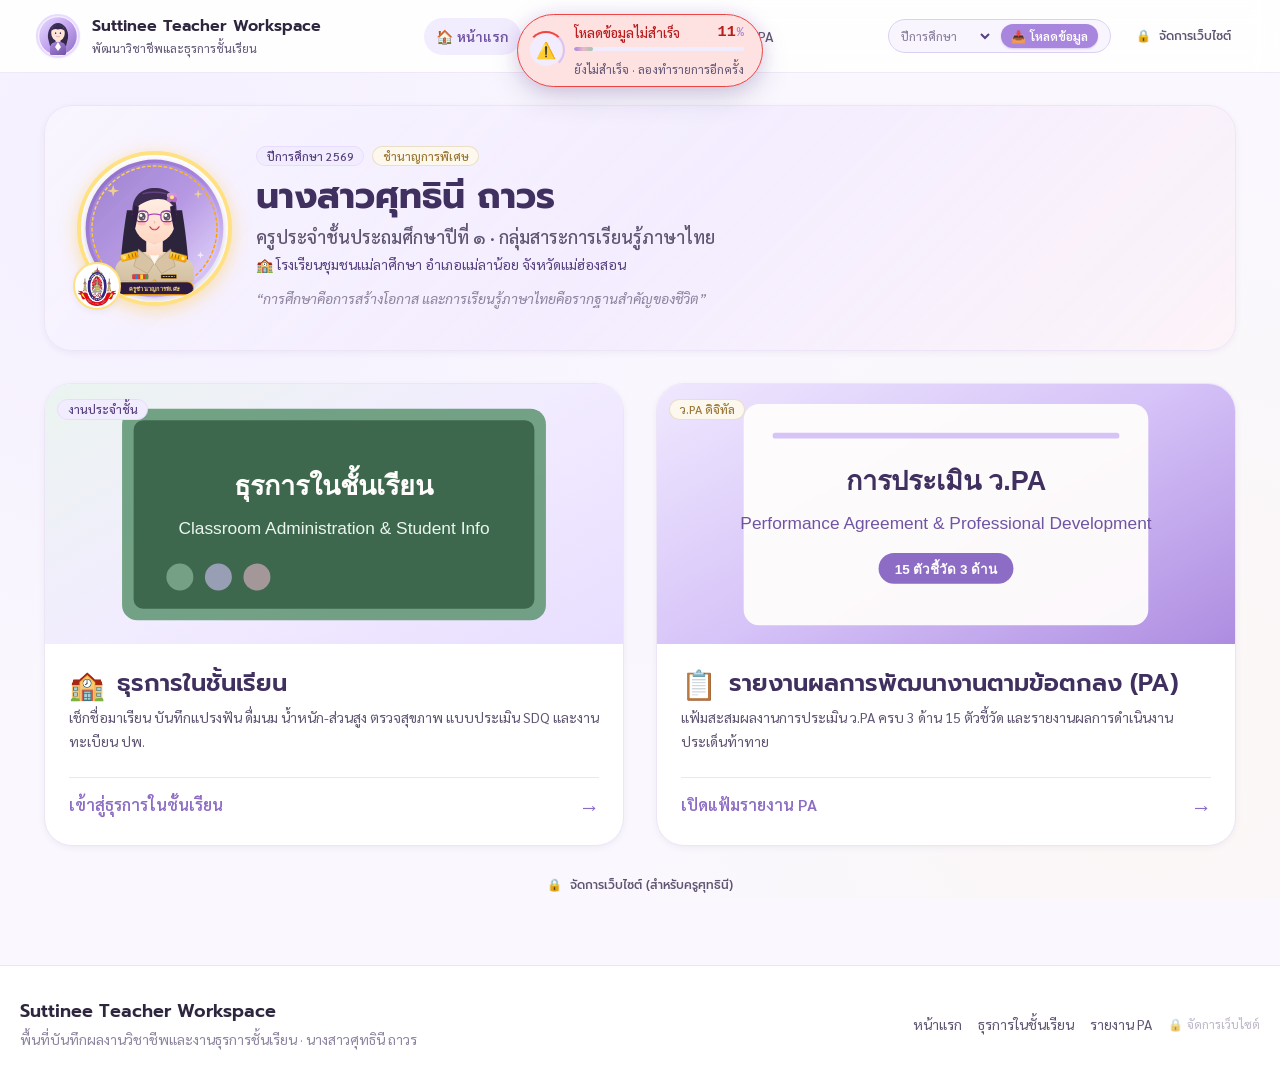
<file: index.html>
<!DOCTYPE html>
<html lang="th">
<head>
  <meta charset="UTF-8">
  <meta name="viewport" content="width=device-width, initial-scale=1.0">
  <meta name="description" content="Suttinee Teacher Workspace — แฟ้มสะสมผลงานการพัฒนาวิชาชีพ (PA) และธุรการในชั้นเรียน โดย นางสาวศุทธินี ถาวร โรงเรียนชุมชนแม่ลาศึกษา">
  <meta name="theme-color" content="#A986DE">
  <title id="page-title">Suttinee Teacher Workspace — ครูศุทธินี ถาวร</title>
  <link rel="icon" type="image/png" href="./assets/school_logo.png">

  <!-- CSS Design System -->
  <link rel="stylesheet" href="./css/tokens.css">
  <link rel="stylesheet" href="./css/base.css">
  <link rel="stylesheet" href="./css/layout.css">
  <link rel="stylesheet" href="./css/components.css">
  <link rel="stylesheet" href="./css/pages.css">
  <link rel="stylesheet" href="./css/utilities.css">
  <link rel="stylesheet" href="./css/responsive.css">
</head>
<body>

  <!-- Top Progress Bar -->
  <div id="top-progress-bar" role="progressbar" aria-valuemin="0" aria-valuemax="100"></div>

  <!-- Header -->
  <header class="site-header" id="site-header">
    <div class="header-inner">
      <div class="header-brand-wrap" data-editable="header-brand">
        <a href="./index.html" class="header-brand" id="header-brand-link">
          <img src="./assets/fallback/profile.svg" alt="ครูศุทธินี" class="brand-avatar" id="header-avatar">
          <div class="brand-meta">
            <span class="brand-title" id="header-title">Suttinee Teacher Workspace</span>
            <span class="brand-subtitle" id="header-subtitle">พัฒนาวิชาชีพและธุรการชั้นเรียน</span>
          </div>
        </a>
      </div>


      <!-- Desktop Navigation -->
      <nav class="header-nav" aria-label="Main Navigation">
        <a href="./index.html" class="nav-link active" id="nav-home">
          <span>🏠</span> หน้าแรก
        </a>
        <a href="./classroom.html" class="nav-link" id="nav-classroom">
          <span>🏫</span> ธุรการในชั้นเรียน
        </a>
        <a href="./pa.html" class="nav-link" id="nav-pa">
          <span>📋</span> รายงาน PA
        </a>
      </nav>

      <!-- Header Actions: Year Selector & Admin Entry -->
      <div class="header-actions">
        <div class="year-pill-wrapper" title="เลือกปีการศึกษา">
          <span class="year-pill-label">ปีการศึกษา</span>
          <select id="header-year-select" class="year-pill-select" aria-label="เลือกปีการศึกษา">
            <!-- Populated dynamically -->
          </select>
          <button type="button" id="btn-load-year" class="btn-load-year" title="คลิกเพื่อโหลดข้อมูลปีการศึกษาที่เลือก">
            <span>📥</span> โหลดข้อมูล
          </button>
        </div>

        <a href="./admin.html" class="btn btn-subtle btn-sm" id="btn-header-admin" title="ส่วนจัดการระบบสำหรับครูผู้สอน">
          <span id="admin-btn-icon">🔒</span> <span id="admin-btn-text">จัดการเว็บไซต์</span>
        </a>

        <button type="button" class="mobile-nav-toggle" id="mobile-nav-toggle" aria-label="Open menu">
          ☰
        </button>
      </div>
    </div>
  </header>

  <!-- Mobile Drawer -->
  <div class="mobile-drawer-backdrop" id="mobile-drawer-backdrop"></div>
  <aside class="mobile-drawer" id="mobile-drawer" aria-label="Mobile Navigation">
    <div class="mobile-drawer-header">
      <div class="font-semibold text-purple">เมนูหลัก</div>
      <button type="button" class="btn-icon" id="mobile-drawer-close" aria-label="Close menu">&times;</button>
    </div>
    <div class="mobile-nav-links">
      <a href="./index.html" class="mobile-nav-link active"><span>🏠</span> หน้าแรก</a>
      <a href="./classroom.html" class="mobile-nav-link" id="mob-nav-classroom"><span>🏫</span> ธุรการในชั้นเรียน</a>
      <a href="./pa.html" class="mobile-nav-link" id="mob-nav-pa"><span>📋</span> รายงานผลการพัฒนางาน (PA)</a>
      <a href="./admin.html" class="mobile-nav-link" style="margin-top: 2rem; border-top: 1px solid var(--border-light); padding-top: 1rem;">
        <span>🔒</span> จัดการเว็บไซต์ (Admin)
      </a>
    </div>
  </aside>

  <!-- Main Content: Gateway Experience -->
  <main class="main-wrapper" id="main-content">
    <div class="container">

      <!-- Hero Profile Presentation -->
      <section class="gateway-hero animate-fade-in" aria-labelledby="hero-teacher-name" data-editable="hero-profile">
        <div class="gateway-hero-bg" id="hero-custom-bg"></div>
        <div class="gateway-hero-content">
          <div class="hero-avatar-crest">
            <img src="./assets/showcase/avatar-krunew.svg" alt="ภาพครูนิว ศุทธินี ถาวร" class="hero-avatar-img" id="hero-avatar">
            <div class="school-emblem-badge" title="โรงเรียนชุมชนแม่ลาศึกษา">
              <img src="./assets/school_logo.png" alt="ตราโรงเรียนชุมชนแม่ลาศึกษา" id="hero-school-logo">
            </div>
          </div>

          <div class="hero-text-box">
            <div class="d-flex align-center gap-2 mb-2 flex-wrap">
              <span class="badge badge-purple" id="hero-year-badge">ปีการศึกษา 2569</span>
              <span class="badge badge-gold" id="hero-role-badge">ชำนาญการพิเศษ</span>
            </div>
            <h1 class="gateway-title" id="hero-teacher-name">นางสาวศุทธินี ถาวร</h1>
            <div class="gateway-role-text" id="hero-role">ครูประจำชั้นประถมศึกษาปีที่ ๑ · กลุ่มสาระการเรียนรู้ภาษาไทย</div>
            <div class="gateway-school-text" id="hero-school">
              <span>🏫</span> <span id="hero-school-name">โรงเรียนชุมชนแม่ลาศึกษา</span> <span id="hero-school-affiliation">อำเภอแม่ลาน้อย จังหวัดแม่ฮ่องสอน</span>
            </div>
            <p class="gateway-motto" id="hero-motto">
              “<span id="hero-motto-text">การศึกษาคือการสร้างโอกาส และการเรียนรู้ภาษาไทยคือรากฐานสำคัญของชีวิต</span>”
            </p>
          </div>
        </div>
      </section>

      <!-- Gateway Directive: Exactly 2 Big Cards -->
      <section class="gateway-section" aria-label="Main Gateway Options">
        <div class="gateway-grid">

          <!-- Card 1: ธุรการในชั้นเรียน -->
          <a href="./classroom.html" class="gateway-card card-interactive" id="card-gateway-classroom" data-editable="gateway-classroom">
            <div class="gateway-cover-wrap">
              <img src="./assets/fallback/classroom-cover.svg" alt="ธุรการในชั้นเรียน" class="gateway-cover-img" id="cover-classroom">
              <div class="gateway-badge-overlay">
                <span class="badge badge-purple">งานประจำชั้น</span>
              </div>
            </div>
            <div class="gateway-body">
              <div class="gateway-card-header">
                <span class="gateway-card-icon" id="icon-classroom">🏫</span>
                <h2 class="gateway-card-title" id="title-classroom">ธุรการในชั้นเรียน</h2>
              </div>
              <p class="gateway-card-desc" id="desc-classroom">
                เช็กชื่อมาเรียน บันทึกแปรงฟัน ดื่มนม น้ำหนัก-ส่วนสูง ตรวจสุขภาพ แบบประเมิน SDQ และงานทะเบียน ปพ.
              </p>
              <div class="gateway-card-footer">
                <span>เข้าสู่ธุรการในชั้นเรียน</span>
                <span class="gateway-arrow">&rarr;</span>
              </div>
            </div>
          </a>

          <!-- Card 2: รายงานผลการพัฒนางานตามข้อตกลง (PA) -->
          <a href="./pa.html" class="gateway-card card-interactive" id="card-gateway-pa" data-editable="gateway-pa">
            <div class="gateway-cover-wrap">
              <img src="./assets/fallback/pa-cover.svg" alt="รายงานผลการพัฒนางานตามข้อตกลง (PA)" class="gateway-cover-img" id="cover-pa">
              <div class="gateway-badge-overlay">
                <span class="badge badge-gold">ว.PA ดิจิทัล</span>
              </div>
            </div>
            <div class="gateway-body">
              <div class="gateway-card-header">
                <span class="gateway-card-icon" id="icon-pa">📋</span>
                <h2 class="gateway-card-title" id="title-pa">รายงานผลการพัฒนางานตามข้อตกลง (PA)</h2>
              </div>
              <p class="gateway-card-desc" id="desc-pa">
                แฟ้มสะสมผลงานการประเมิน ว.PA ครบ 3 ด้าน 15 ตัวชี้วัด และรายงานผลการดำเนินงานประเด็นท้าทาย
              </p>
              <div class="gateway-card-footer">
                <span>เปิดแฟ้มรายงาน PA</span>
                <span class="gateway-arrow">&rarr;</span>
              </div>
            </div>
          </a>

        </div>
      </section>


      <!-- Bottom Fast Entry for Admin -->
      <div class="text-center mt-6 mb-8">
        <a href="./admin.html" class="btn btn-subtle btn-sm" id="btn-bottom-admin">
          <span>🔒</span> จัดการเว็บไซต์ (สำหรับครูศุทธินี)
        </a>
      </div>

    </div>
  </main>

  <!-- Footer -->
  <footer class="site-footer">
    <div class="footer-inner">
      <div class="footer-brand">
        <div class="footer-title" id="footer-title">Suttinee Teacher Workspace</div>
        <div class="footer-desc" id="footer-desc">พื้นที่บันทึกผลงานวิชาชีพและงานธุรการชั้นเรียน · นางสาวศุทธินี ถาวร</div>
      </div>
      <div class="footer-links">
        <a href="./index.html" class="footer-link">หน้าแรก</a>
        <a href="./classroom.html" class="footer-link">ธุรการในชั้นเรียน</a>
        <a href="./pa.html" class="footer-link">รายงาน PA</a>
        <a href="./admin.html" class="footer-admin-entry" title="เข้าสู่ส่วนจัดการเว็บไซต์">
          <span>🔒</span> จัดการเว็บไซต์
        </a>
      </div>
    </div>
  </footer>

  <!-- Toast Container -->
  <div id="toast-container" aria-live="polite"></div>

  <!-- Page Logic Script -->
  <script type="module" src="./js/pages/home.js"></script>
</body>
</html>
</file>
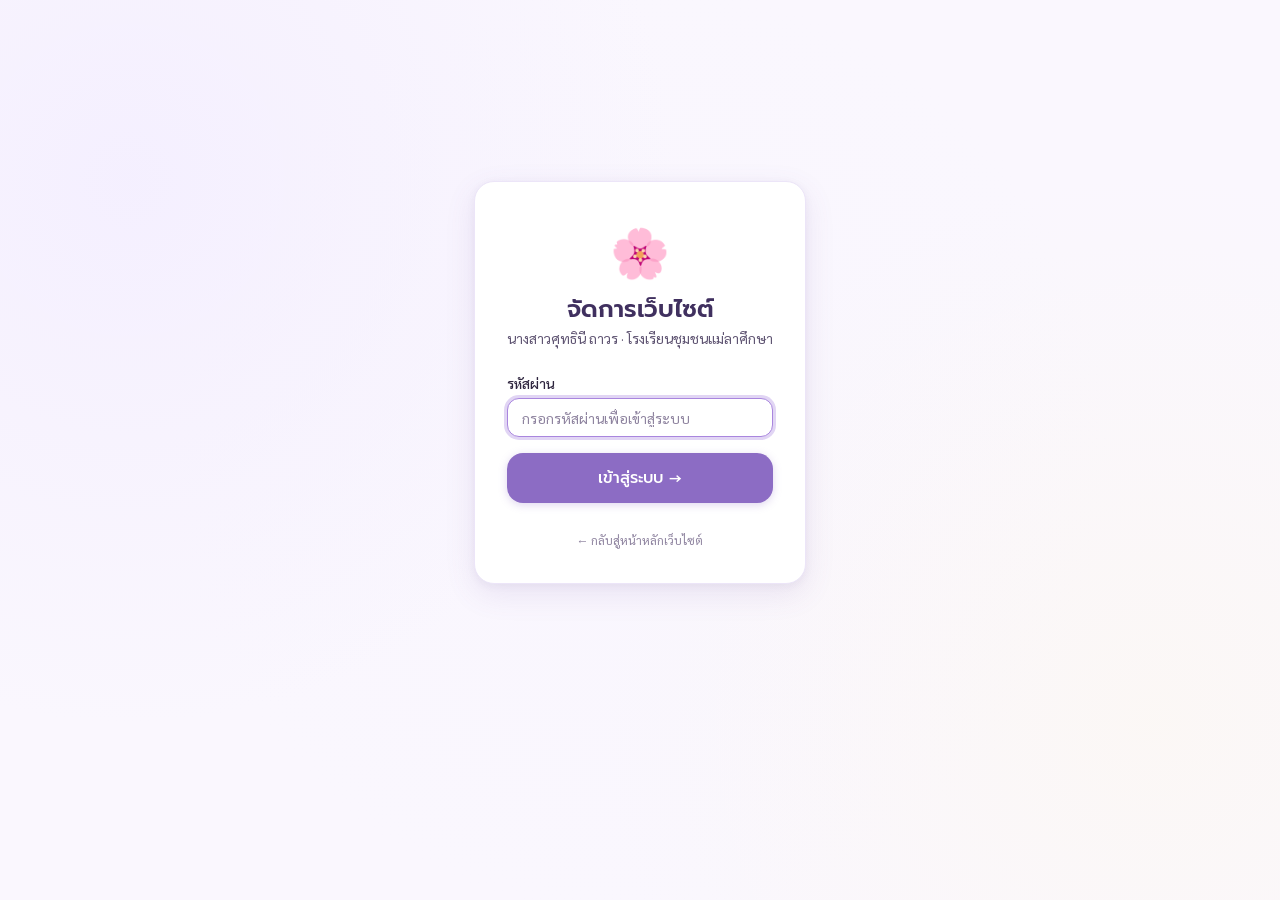
<file: admin.html>
<!DOCTYPE html>
<html lang="th">
<head>
  <meta charset="UTF-8">
  <meta name="viewport" content="width=device-width, initial-scale=1.0">
  <meta name="robots" content="noindex, nofollow">
  <meta name="theme-color" content="#7054A4">
  <title>จัดการเว็บไซต์ — Suttinee Teacher Workspace</title>
  <link rel="icon" type="image/png" href="./assets/school_logo.png">

  <!-- CSS Design System -->
  <link rel="stylesheet" href="./css/tokens.css">
  <link rel="stylesheet" href="./css/base.css">
  <link rel="stylesheet" href="./css/layout.css">
  <link rel="stylesheet" href="./css/components.css">
  <link rel="stylesheet" href="./css/pages.css">
  <link rel="stylesheet" href="./css/admin.css">
  <link rel="stylesheet" href="./css/utilities.css">
  <link rel="stylesheet" href="./css/responsive.css">
</head>
<body>

  <!-- Top Progress Bar -->
  <div id="top-progress-bar" role="progressbar" aria-valuemin="0" aria-valuemax="100"></div>

  <!-- Admin Login View (Shown when not authenticated) -->
  <div id="admin-login-view" class="container d-flex flex-column align-center justify-center" style="min-height: 85vh;">
    <div class="admin-login-card animate-slide-up">
      <div style="font-size: 3rem; margin-bottom: var(--space-2);">🌸</div>
      <h1 style="font-size: var(--font-size-xl); margin-bottom: var(--space-1); color: var(--purple-900);">จัดการเว็บไซต์</h1>
      <p class="text-secondary mb-6" style="font-size: var(--font-size-sm);">
        นางสาวศุทธินี ถาวร · โรงเรียนชุมชนแม่ลาศึกษา
      </p>

      <form id="admin-login-form">
        <div class="form-group text-left">
          <label for="admin-password" class="form-label">รหัสผ่าน</label>
          <input type="password" id="admin-password" class="form-control" placeholder="กรอกรหัสผ่านเพื่อเข้าสู่ระบบ" required autofocus>
        </div>
        <button type="submit" class="btn btn-primary btn-lg" style="width: 100%;">
          เข้าสู่ระบบ &rarr;
        </button>
      </form>

      <div class="mt-6">
        <a href="./index.html" class="text-muted" style="font-size: var(--font-size-xs);">
          &larr; กลับสู่หน้าหลักเว็บไซต์
        </a>
      </div>
    </div>
  </div>

  <!-- Admin Authenticated Shell (Shown when authenticated) -->
  <div id="admin-shell" class="d-none">

    <!-- Admin Top Header -->
    <header class="site-header" style="background: var(--surface-card);">
      <div class="header-inner">
        <div class="d-flex align-center gap-3">
          <img src="./assets/fallback/profile.svg" alt="ครูศุทธินี" class="brand-avatar" id="admin-top-avatar">
          <div>
            <div class="font-semibold" style="font-size: var(--font-size-sm); color: var(--purple-900);">
              จัดการเว็บไซต์ · ครูศุทธินี ถาวร
            </div>
            <div class="text-muted" style="font-size: var(--font-size-xs);">
              <span class="badge badge-purple" id="admin-active-year-badge">ปีการศึกษา 2569</span>
            </div>
          </div>
        </div>

        <div class="d-flex align-center gap-3">
          <a href="./index.html" class="btn btn-subtle btn-sm" target="_blank" title="เปิดดูหน้าเว็บไซต์ในแท็บใหม่">
            <span>🌐</span> ดูหน้าเว็บ
          </a>
          <button type="button" class="btn btn-danger btn-sm" id="btn-logout">
            ออกจากระบบ
          </button>
        </div>
      </div>
    </header>

    <!-- Admin Content Area -->
    <main class="container py-6">

      <!-- Greeting & Year Bar -->
      <div class="card mb-6 animate-fade-in" style="background: linear-gradient(135deg, rgba(248, 245, 255, 0.95) 0%, rgba(242, 236, 255, 0.9) 100%); border: 1px solid var(--border-light);">
        <div class="d-flex align-center justify-between flex-wrap gap-4">
          <div>
            <h1 style="font-size: var(--font-size-xl); color: var(--purple-900); margin-bottom: 2px;">
              จัดการเว็บไซต์
            </h1>
            <p class="text-secondary" style="font-size: var(--font-size-sm); margin-bottom: 0;">
              เลือกงานที่ต้องการแก้ไขหรือเพิ่มข้อมูล
            </p>
          </div>

          <div class="d-flex align-center gap-2">
            <span class="text-muted font-medium" style="font-size: var(--font-size-sm);">ปีการศึกษาที่กำลังจัดการ:</span>
            <select id="admin-year-select" class="form-control" style="width: auto; padding: 6px 14px; font-weight: 600;">
              <!-- Populated dynamically -->
            </select>
          </div>
        </div>
      </div>

      <!-- Task-First Navigation Bar (Directive Section 15) -->
      <div class="admin-task-menu-container mb-6">
        <h2 class="text-purple font-semibold mb-3" style="font-size: var(--font-size-md);">
          วันนี้ต้องการทำอะไร?
        </h2>
        <div class="admin-task-tabs">
          <button type="button" class="admin-task-tab-btn active" data-task="home">
            <span>🏠</span> แก้หน้าแรก
          </button>
          <button type="button" class="admin-task-tab-btn" data-task="classroom">
            <span>🏫</span> แก้ธุรการในชั้นเรียน
          </button>
          <button type="button" class="admin-task-tab-btn" data-task="pa">
            <span>📋</span> แก้รายงาน PA
          </button>
          <button type="button" class="admin-task-tab-btn" data-task="upload">
            <span>🚀</span> เพิ่มรูป / เพิ่มไฟล์
          </button>
          <button type="button" class="admin-task-tab-btn" data-task="years">
            <span>📅</span> จัดการปีการศึกษา
          </button>
        </div>
      </div>

      <!-- TASK 1: แก้หน้าแรก -->
      <section id="task-sec-home" class="admin-task-sec animate-fade-in">
        <div class="card">
          <h3 class="text-purple font-semibold mb-2" style="font-size: var(--font-size-lg);">
            🏠 แก้ไขข้อมูลหน้าแรกและข้อมูลครู
          </h3>
          <p class="text-secondary mb-6" style="font-size: var(--font-size-sm);">
            ปรับแต่งชื่อเว็บไซต์ ข้อมูลครู คำแนะนำตัว รูปโปรไฟล์ และภาพปกหลัก
          </p>

          <form id="form-appearance" style="max-width: 760px;">
            <div class="form-group">
              <label class="form-label" for="app-site-title">ชื่อเว็บไซต์</label>
              <input type="text" id="app-site-title" class="form-control" required>
            </div>

            <div class="form-group">
              <label class="form-label" for="app-site-subtitle">คำอธิบายเว็บไซต์</label>
              <input type="text" id="app-site-subtitle" class="form-control" required>
            </div>

            <div class="form-group">
              <label class="form-label" for="app-teacher-name">ชื่อ-นามสกุลครู</label>
              <input type="text" id="app-teacher-name" class="form-control" required>
            </div>

            <div class="form-group">
              <label class="form-label" for="app-teacher-role">ตำแหน่ง / วิทยฐานะ</label>
              <input type="text" id="app-teacher-role" class="form-control">
            </div>

            <div class="form-group">
              <label class="form-label" for="app-school-name">ชื่อโรงเรียน</label>
              <input type="text" id="app-school-name" class="form-control">
            </div>

            <div class="form-group">
              <label class="form-label" for="app-welcome-quote">คติพจน์ / ข้อความแนะนำตัว</label>
              <textarea id="app-welcome-quote" class="form-control" rows="3"></textarea>
            </div>

            <hr style="border: none; border-top: 1px solid var(--border-light); margin: var(--space-6) 0;">

            <h4 class="text-purple font-semibold mb-4">รูปภาพและภาพปกหน้าแรก</h4>

            <div class="d-grid gap-4" style="grid-template-columns: repeat(auto-fit, minmax(min(100%, 220px), 1fr));">
              <div>
                <label class="form-label">รูปภาพโปรไฟล์ครู</label>
                <div class="image-preview-box mb-2">
                  <img id="prev-profile" src="./assets/fallback/profile.svg" alt="Preview Profile">
                </div>
                <input type="file" id="input-profile-file" accept="image/*" class="form-control" style="font-size: var(--font-size-xs);">
              </div>

              <div>
                <label class="form-label">ภาพปกธุรการในชั้นเรียน</label>
                <div class="image-preview-box mb-2">
                  <img id="prev-cls-cover" src="./assets/fallback/classroom-cover.svg" alt="Preview Classroom Cover">
                </div>
                <input type="file" id="input-cls-cover-file" accept="image/*" class="form-control" style="font-size: var(--font-size-xs);">
              </div>

              <div>
                <label class="form-label">ภาพปกรายงาน PA</label>
                <div class="image-preview-box mb-2">
                  <img id="prev-pa-cover" src="./assets/fallback/pa-cover.svg" alt="Preview PA Cover">
                </div>
                <input type="file" id="input-pa-cover-file" accept="image/*" class="form-control" style="font-size: var(--font-size-xs);">
              </div>
            </div>

            <div class="d-flex justify-end mt-6">
              <button type="submit" class="btn btn-primary btn-lg">
                <span>💾</span> บันทึกข้อมูลหน้าแรก
              </button>
            </div>
          </form>
        </div>
      </section>

      <!-- TASK 2: แก้ธุรการในชั้นเรียน -->
      <section id="task-sec-classroom" class="admin-task-sec d-none">
        <div class="card">
          <div class="d-flex align-center justify-between flex-wrap gap-4 mb-4">
            <div>
              <h3 class="text-purple font-semibold" style="font-size: var(--font-size-lg); margin-bottom: 2px;">
                🏫 แก้ธุรการในชั้นเรียน
              </h3>
              <p class="text-secondary" style="font-size: var(--font-size-sm); margin-bottom: 0;">
                เลือกงานที่ต้องการแก้ไขหรือเพิ่มข้อมูล สำหรับปีการศึกษาที่เลือก
              </p>
            </div>
            <a href="./classroom.html" target="_blank" class="btn btn-secondary btn-sm">
              เปิดดูหน้าธุรการจริง &rarr;
            </a>
          </div>

          <div class="table-responsive">
            <table class="app-table">
              <thead>
                <tr>
                  <th style="width: 60px; text-align: center;">ลำดับ</th>
                  <th>ชื่องานธุรการ</th>
                  <th>รายละเอียดข้อมูล</th>
                  <th style="text-align: right; width: 180px;">การจัดการ</th>
                </tr>
              </thead>
              <tbody>
                <tr>
                  <td style="text-align: center;">1</td>
                  <td class="font-semibold text-purple">👥 สมาชิกในห้องเรียน</td>
                  <td class="text-secondary" style="font-size: var(--font-size-xs);">รายชื่อ เลขประจำตัว และข้อมูลนักเรียน ป.1</td>
                  <td style="text-align: right;">
                    <button type="button" class="btn btn-primary btn-sm btn-cls-manage" data-job="students">แก้ไขรายชื่อ</button>
                  </td>
                </tr>
                <tr>
                  <td style="text-align: center;">2</td>
                  <td class="font-semibold text-purple">📅 เช็กชื่อมาเรียน</td>
                  <td class="text-secondary" style="font-size: var(--font-size-xs);">บันทึกสถิติการมาเรียนประจำวัน</td>
                  <td style="text-align: right;">
                    <a href="./classroom.html?view=attendance" target="_blank" class="btn btn-subtle btn-sm">เปิดจัดการ &rarr;</a>
                  </td>
                </tr>
                <tr>
                  <td style="text-align: center;">3</td>
                  <td class="font-semibold text-purple">🪥 เช็กชื่อแปรงฟัน</td>
                  <td class="text-secondary" style="font-size: var(--font-size-xs);">บันทึกการแปรงฟันหลังอาหารกลางวัน</td>
                  <td style="text-align: right;">
                    <a href="./classroom.html?view=teeth" target="_blank" class="btn btn-subtle btn-sm">เปิดจัดการ &rarr;</a>
                  </td>
                </tr>
                <tr>
                  <td style="text-align: center;">4</td>
                  <td class="font-semibold text-purple">🥛 เช็กชื่อดื่มนม</td>
                  <td class="text-secondary" style="font-size: var(--font-size-xs);">บันทึกการดื่มนมโรงเรียนเพื่อสุขภาพ</td>
                  <td style="text-align: right;">
                    <a href="./classroom.html?view=milk" target="_blank" class="btn btn-subtle btn-sm">เปิดจัดการ &rarr;</a>
                  </td>
                </tr>
                <tr>
                  <td style="text-align: center;">5</td>
                  <td class="font-semibold text-purple">⚖️ น้ำหนัก / ส่วนสูง</td>
                  <td class="text-secondary" style="font-size: var(--font-size-xs);">ข้อมูลน้ำหนัก ส่วนสูง และดัชนีมวลกาย (BMI)</td>
                  <td style="text-align: right;">
                    <a href="./classroom.html?view=growth" target="_blank" class="btn btn-subtle btn-sm">เปิดจัดการ &rarr;</a>
                  </td>
                </tr>
                <tr>
                  <td style="text-align: center;">6</td>
                  <td class="font-semibold text-purple">🩺 บันทึกการตรวจสุขภาพ</td>
                  <td class="text-secondary" style="font-size: var(--font-size-xs);">การตรวจสุขภาพร่างกาย เล็บ ผม และช่องปาก</td>
                  <td style="text-align: right;">
                    <a href="./classroom.html?view=health" target="_blank" class="btn btn-subtle btn-sm">เปิดจัดการ &rarr;</a>
                  </td>
                </tr>
                <tr>
                  <td style="text-align: center;">7</td>
                  <td class="font-semibold text-purple">📝 แบบประเมิน SDQ</td>
                  <td class="text-secondary" style="font-size: var(--font-size-xs);">การคัดกรองพฤติกรรมเด็ก 5 ด้าน</td>
                  <td style="text-align: right;">
                    <a href="./classroom.html?view=sdq" target="_blank" class="btn btn-subtle btn-sm">เปิดจัดการ &rarr;</a>
                  </td>
                </tr>
                <tr>
                  <td style="text-align: center;">8</td>
                  <td class="font-semibold text-purple">📁 บันทึก ปพ.</td>
                  <td class="text-secondary" style="font-size: var(--font-size-xs);">สมุด ปพ.5 และ ปพ.6</td>
                  <td style="text-align: right;">
                    <a href="./classroom.html?view=pp" target="_blank" class="btn btn-subtle btn-sm">เปิดจัดการ &rarr;</a>
                  </td>
                </tr>
                <tr>
                  <td style="text-align: center;">9</td>
                  <td class="font-semibold text-purple">🎮 ทะเบียนสื่อ / แหล่งเรียนรู้</td>
                  <td class="text-secondary" style="font-size: var(--font-size-xs);">สื่อนวัตกรรมเกมภาษาไทยและสื่อการสอน</td>
                  <td style="text-align: right;">
                    <a href="./classroom.html?view=media" target="_blank" class="btn btn-subtle btn-sm">เปิดจัดการ &rarr;</a>
                  </td>
                </tr>
                <tr>
                  <td style="text-align: center;">10</td>
                  <td class="font-semibold text-purple">💬 บันทึก PLC</td>
                  <td class="text-secondary" style="font-size: var(--font-size-xs);">ชุมชนการเรียนรู้ทางวิชาชีพ</td>
                  <td style="text-align: right;">
                    <a href="./classroom.html?view=plc" target="_blank" class="btn btn-subtle btn-sm">เปิดจัดการ &rarr;</a>
                  </td>
                </tr>
                <tr>
                  <td style="text-align: center;">11</td>
                  <td class="font-semibold text-purple">🔬 วิจัยในชั้นเรียน</td>
                  <td class="text-secondary" style="font-size: var(--font-size-xs);">วิจัยพัฒนาการอ่านออกเขียนได้ STAD</td>
                  <td style="text-align: right;">
                    <a href="./classroom.html?view=research" target="_blank" class="btn btn-subtle btn-sm">เปิดจัดการ &rarr;</a>
                  </td>
                </tr>
                <tr>
                  <td style="text-align: center;">12</td>
                  <td class="font-semibold text-purple">📖 แผนการสอน</td>
                  <td class="text-secondary" style="font-size: var(--font-size-xs);">แผนการจัดการเรียนรู้ Active Learning</td>
                  <td style="text-align: right;">
                    <a href="./classroom.html?view=plan" target="_blank" class="btn btn-subtle btn-sm">เปิดจัดการ &rarr;</a>
                  </td>
                </tr>
                <tr>
                  <td style="text-align: center;">13</td>
                  <td class="font-semibold text-purple">🏆 ผลงานครู / เกียรติบัตร</td>
                  <td class="text-secondary" style="font-size: var(--font-size-xs);">เกียรติบัตร รางวัล และผลงานวิชาชีพ</td>
                  <td style="text-align: right;">
                    <a href="./classroom.html?view=awards" target="_blank" class="btn btn-subtle btn-sm">เปิดจัดการ &rarr;</a>
                  </td>
                </tr>
                <tr>
                  <td style="text-align: center;">14</td>
                  <td class="font-semibold text-purple">📘 รายงาน SAR</td>
                  <td class="text-secondary" style="font-size: var(--font-size-xs);">รายงานการประเมินตนเองครูผู้สอน</td>
                  <td style="text-align: right;">
                    <a href="./classroom.html?view=sar" target="_blank" class="btn btn-subtle btn-sm">เปิดจัดการ &rarr;</a>
                  </td>
                </tr>
                <tr>
                  <td style="text-align: center;">15</td>
                  <td class="font-semibold text-purple">📎 เอกสารอื่น ๆ</td>
                  <td class="text-secondary" style="font-size: var(--font-size-xs);">เลื่อนขั้นเงินเดือน และแบบฟอร์ม</td>
                  <td style="text-align: right;">
                    <a href="./classroom.html?view=other" target="_blank" class="btn btn-subtle btn-sm">เปิดจัดการ &rarr;</a>
                  </td>
                </tr>
              </tbody>
            </table>
          </div>
        </div>
      </section>

      <!-- TASK 3: แก้รายงาน PA -->
      <section id="task-sec-pa" class="admin-task-sec d-none">
        <div class="card">
          <div class="d-flex align-center justify-between flex-wrap gap-4 mb-4">
            <div>
              <h3 class="text-purple font-semibold" style="font-size: var(--font-size-lg); margin-bottom: 2px;">
                📋 แก้รายงานผลการพัฒนางานตามข้อตกลง (PA)
              </h3>
              <p class="text-secondary" style="font-size: var(--font-size-sm); margin-bottom: 0;">
                สารบัญตัวชี้วัด 3 ด้าน 15 ตัวชี้วัด และประเด็นท้าทาย
              </p>
            </div>
            <a href="./pa.html" target="_blank" class="btn btn-secondary btn-sm">
              เปิดดูแฟ้ม PA จริง &rarr;
            </a>
          </div>

          <div id="admin-pa-toc-list" class="d-flex flex-column gap-3">
            <!-- Populated dynamically by admin.js -->
          </div>
        </div>
      </section>

      <!-- TASK 4: เพิ่มรูป / เพิ่มไฟล์ (Bulk Upload) -->
      <section id="task-sec-upload" class="admin-task-sec d-none">
        <div class="card">
          <h3 class="text-purple font-semibold mb-2" style="font-size: var(--font-size-lg);">
            🚀 เพิ่มรูป / เพิ่มไฟล์หลักฐาน
          </h3>
          <p class="text-secondary mb-4" style="font-size: var(--font-size-sm);">
            เลือกตัวชี้วัดที่ต้องการ แล้วลากไฟล์รูปภาพหรือ PDF หลายไฟล์พร้อมกัน ระบบจะนำเข้าให้อัตโนมัติ
          </p>

          <div class="d-flex flex-wrap gap-4 mb-4">
            <div class="form-group flex-1" style="min-width: min(100%, 200px); margin-bottom: 0;">
              <label class="form-label">ปีการศึกษาเป้าหมาย</label>
              <select id="upload-target-year" class="form-control">
                <!-- Populated by JS -->
              </select>
            </div>

            <div class="form-group flex-1" style="min-width: min(100%, 280px); margin-bottom: 0;">
              <label class="form-label">ผูกเข้ากับตัวชี้วัด / หัวข้อ</label>
              <select id="upload-target-section" class="form-control">
                <!-- Populated by JS -->
              </select>
            </div>
          </div>

          <!-- Dropzone -->
          <div class="upload-dropzone" id="upload-dropzone">
            <div class="dropzone-icon">📁</div>
            <div class="font-semibold text-purple" style="font-size: var(--font-size-md);">
              ลากไฟล์มาวางที่นี่ หรือคลิกเพื่อเลือกไฟล์
            </div>
            <p class="text-muted" style="font-size: var(--font-size-xs);">
              รองรับไฟล์ PDF, รูปภาพ (PNG, JPG, WebP), Word, Excel
            </p>
            <input type="file" id="file-input-hidden" multiple style="display: none;">
          </div>

          <!-- Upload Queue Header & Start Button -->
          <div class="d-flex align-center justify-between mt-6">
            <div class="font-semibold text-primary">
              คิวรายการไฟล์ (<span id="queue-count">0</span> ไฟล์)
            </div>
            <div class="d-flex gap-2">
              <button type="button" class="btn btn-subtle btn-sm" id="btn-clear-queue">ล้างคิว</button>
              <button type="button" class="btn btn-primary" id="btn-start-upload" disabled>
                <span>⬆️</span> เริ่มอัปโหลดทั้งหมด
              </button>
            </div>
          </div>

          <!-- Queue List -->
          <div class="upload-queue mt-3" id="upload-queue-list">
            <div class="text-muted text-center py-6" style="font-size: var(--font-size-sm);">
              ยังไม่มีไฟล์ในคิวอัปโหลด
            </div>
          </div>
        </div>
      </section>

      <!-- TASK 5: จัดการปีการศึกษา -->
      <section id="task-sec-years" class="admin-task-sec d-none">
        <div class="card">
          <div class="d-flex align-center justify-between flex-wrap gap-4 mb-4">
            <div>
              <h3 class="text-purple font-semibold" style="font-size: var(--font-size-lg); margin-bottom: 2px;">
                📅 จัดการปีการศึกษา
              </h3>
              <p class="text-secondary" style="font-size: var(--font-size-sm); margin-bottom: 0;">
                รายการปีการศึกษาที่บันทึกข้อมูลไว้ และการเพิ่มปีการศึกษาใหม่
              </p>
            </div>
            <button type="button" class="btn btn-primary" id="btn-create-year">
              <span>+</span> เพิ่มปีการศึกษาใหม่
            </button>
          </div>

          <div class="table-responsive">
            <table class="app-table">
              <thead>
                <tr>
                  <th>ปีการศึกษา</th>
                  <th>สถานะ</th>
                  <th style="text-align: center;">ปีปัจจุบัน</th>
                  <th>ช่วงประเมิน ว.PA</th>
                </tr>
              </thead>
              <tbody id="admin-years-tbody">
                <!-- Populated by JS -->
              </tbody>
            </table>
          </div>
        </div>
      </section>

    </main>
  </div>

  <!-- Toast Container -->
  <div id="toast-container" aria-live="polite"></div>

  <!-- Admin Page Script -->
  <script type="module" src="./js/pages/admin.js"></script>
</body>
</html>
</file>
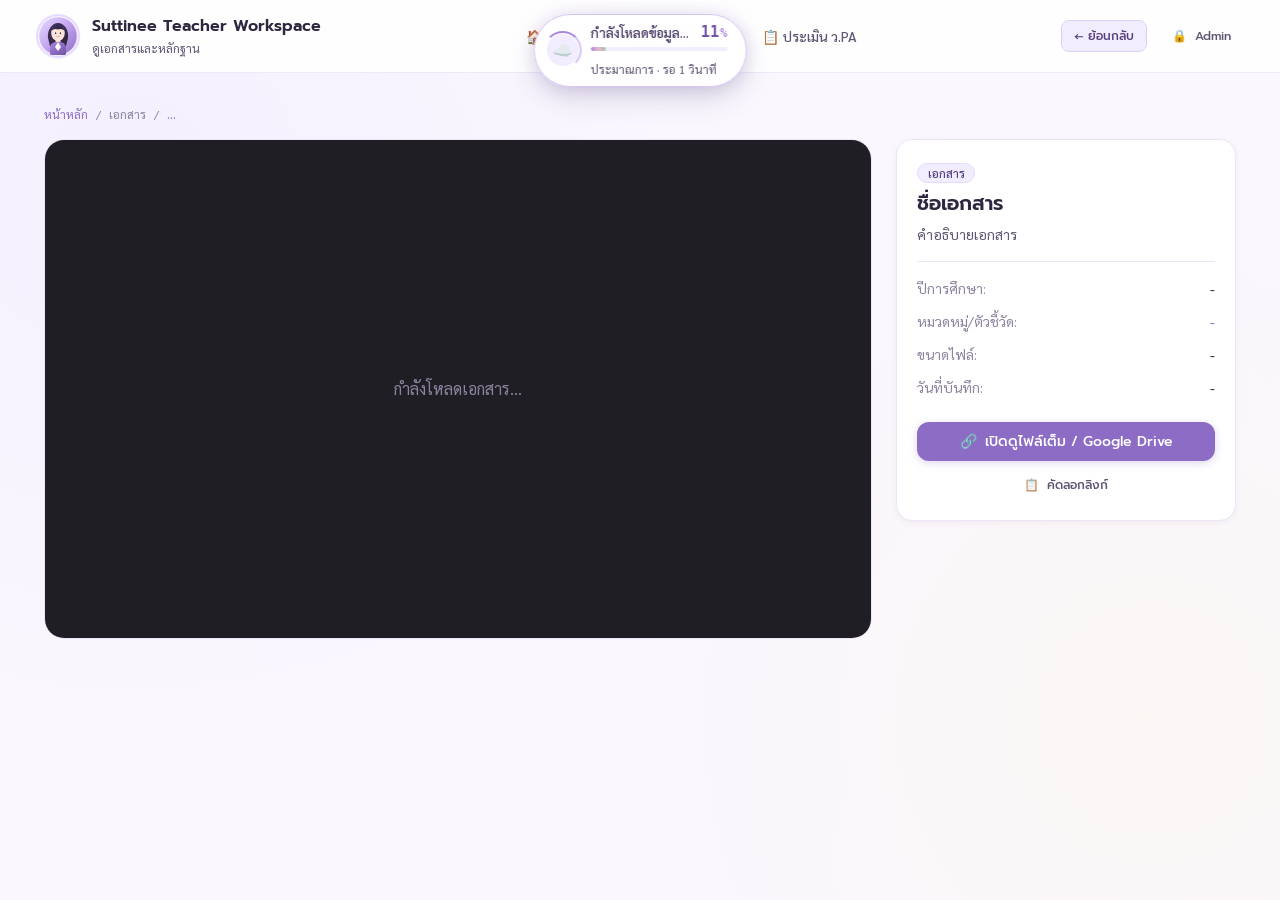
<file: viewer.html>
<!DOCTYPE html>
<html lang="th">
<head>
  <meta charset="UTF-8">
  <meta name="viewport" content="width=device-width, initial-scale=1.0">
  <meta name="description" content="ดูเอกสารและหลักฐาน — Suttinee Teacher Workspace">
  <meta name="theme-color" content="#A986DE">
  <title>ดูเอกสาร — Suttinee Teacher Workspace</title>
  <link rel="icon" type="image/png" href="./assets/school_logo.png">

  <!-- CSS Design System -->
  <link rel="stylesheet" href="./css/tokens.css">
  <link rel="stylesheet" href="./css/base.css">
  <link rel="stylesheet" href="./css/layout.css">
  <link rel="stylesheet" href="./css/components.css">
  <link rel="stylesheet" href="./css/pages.css">
  <link rel="stylesheet" href="./css/utilities.css">
  <link rel="stylesheet" href="./css/responsive.css">
</head>
<body>

  <!-- Top Progress Bar -->
  <div id="top-progress-bar" role="progressbar" aria-valuemin="0" aria-valuemax="100"></div>

  <!-- Header -->
  <header class="site-header">
    <div class="header-inner">
      <a href="./index.html" class="header-brand">
        <img src="./assets/fallback/profile.svg" alt="ครูศุทธินี" class="brand-avatar" id="header-avatar">
        <div class="brand-meta">
          <span class="brand-title">Suttinee Teacher Workspace</span>
          <span class="brand-subtitle">ดูเอกสารและหลักฐาน</span>
        </div>
      </a>

      <!-- Desktop Navigation -->
      <nav class="header-nav" aria-label="Main Navigation">
        <a href="./index.html" class="nav-link" id="nav-home"><span>🏠</span> หน้าหลัก</a>
        <a href="./classroom.html" class="nav-link" id="nav-classroom"><span>🏫</span> ธุรการชั้นเรียน</a>
        <a href="./pa.html" class="nav-link" id="nav-pa"><span>📋</span> ประเมิน ว.PA</a>
      </nav>

      <!-- Header Actions -->
      <div class="header-actions">
        <button type="button" class="btn btn-secondary btn-sm" id="btn-back">
          &larr; ย้อนกลับ
        </button>
        <a href="./admin.html" class="btn btn-subtle btn-sm" id="btn-header-admin" title="ส่วนจัดการระบบสำหรับครูผู้สอน">
          <span>🔒</span> Admin
        </a>
      </div>
    </div>
  </header>

  <!-- Main Content -->
  <main class="main-wrapper">
    <div class="container">

      <!-- Breadcrumbs -->
      <div class="d-flex align-center gap-2 mb-4 text-muted" style="font-size: var(--font-size-xs);">
        <a href="./index.html" id="breadcrumb-home">หน้าหลัก</a>
        <span>/</span>
        <span id="breadcrumb-category">เอกสาร</span>
        <span>/</span>
        <span class="text-purple font-medium text-truncate" id="breadcrumb-title" style="max-width: 300px;">...</span>
      </div>

      <!-- Viewer Container -->
      <div class="viewer-layout animate-fade-in" id="viewer-container">
        <!-- Main Preview Area -->
        <div class="viewer-main">
          <div class="viewer-frame-container" id="preview-viewport">
            <div class="text-muted">กำลังโหลดเอกสาร...</div>
          </div>
        </div>

        <!-- Metadata & Actions Sidebar -->
        <aside class="viewer-sidebar">
          <div class="card">
            <div class="badge badge-purple mb-2" id="meta-badge-type">เอกสาร</div>
            <h2 style="font-size: var(--font-size-lg); margin-bottom: var(--space-2);" id="meta-title">ชื่อเอกสาร</h2>
            <p class="text-secondary" style="font-size: var(--font-size-sm); margin-bottom: var(--space-4);" id="meta-desc">
              คำอธิบายเอกสาร
            </p>

            <hr style="border: none; border-top: 1px solid var(--border-light); margin: var(--space-4) 0;">

            <div class="d-flex flex-column gap-3 mb-6" style="font-size: var(--font-size-sm);">
              <div class="d-flex justify-between">
                <span class="text-muted">ปีการศึกษา:</span>
                <span class="font-medium" id="meta-year">-</span>
              </div>
              <div class="d-flex justify-between">
                <span class="text-muted">หมวดหมู่/ตัวชี้วัด:</span>
                <span class="font-medium text-purple" id="meta-section">-</span>
              </div>
              <div class="d-flex justify-between">
                <span class="text-muted">ขนาดไฟล์:</span>
                <span class="font-medium" id="meta-size">-</span>
              </div>
              <div class="d-flex justify-between">
                <span class="text-muted">วันที่บันทึก:</span>
                <span class="font-medium" id="meta-date">-</span>
              </div>
            </div>

            <div class="d-flex flex-column gap-2">
              <a href="#" target="_blank" rel="noopener noreferrer" class="btn btn-primary" id="btn-open-external">
                <span>🔗</span> เปิดดูไฟล์เต็ม / Google Drive
              </a>
              <button type="button" class="btn btn-subtle btn-sm" id="btn-copy-link">
                <span>📋</span> คัดลอกลิงก์
              </button>
            </div>
          </div>
        </aside>
      </div>

    </div>
  </main>

  <!-- Toast Container -->
  <div id="toast-container" aria-live="polite"></div>

  <!-- Page Script -->
  <script type="module" src="./js/pages/viewer.js"></script>
</body>
</html>
</file>
<file: css/tokens.css>
/* ==========================================================================
   THEME DESIGN TOKENS
   Theme: Lavender Cozy Academic (Pastel Purple · Cozy · Feminine · Academic)
   Suttinee Teacher Workspace
   ========================================================================== */

:root {
  /* --- Primary Purple Palette --- */
  --purple-50:  #F8F5FF;
  --purple-100: #F2ECFF;
  --purple-200: #E7DCFF;
  --purple-300: #D6C3F8;
  --purple-400: #C2A4EF;
  --purple-500: #A986DE;
  --purple-600: #8C6CC4;
  --purple-700: #7054A4;
  --purple-800: #57407F;
  --purple-900: #40305F;

  /* Primary Brand Shortcuts */
  --color-primary: #A986DE;
  --color-primary-strong: #8C6CC4;
  --color-primary-dark: #7054A4;
  --color-primary-soft: #F2ECFF;
  --color-primary-softer: #F8F5FF;

  /* --- Supporting Palette: Warm Cream / Paper --- */
  --cream-50:  #FFFDFC;
  --cream-100: #FFF9F5;
  --cream-200: #F8F1EC;
  --cream-300: #EFE7E0;

  /* --- Supporting Palette: Soft Rose Accent --- */
  --rose-soft: #FDF2F7;
  --rose-mid:  #EAB8CC;
  --rose-deep: #B56084;

  /* --- Supporting Palette: Soft Sage Accent (Success / Positive) --- */
  --sage-soft: #EAF5EE;
  --sage-mid:  #9BC7AA;
  --sage-deep: #5C9470;

  /* --- Supporting Palette: Soft Gold Accent (Special / Badge) --- */
  --gold-soft: #FDF8ED;
  --gold-mid:  #D6B980;
  --gold-deep: #9A7736;

  /* --- Warning / Danger Accents --- */
  --amber-soft: #FEF3C7;
  --amber-mid:  #D97706;
  --danger-soft: #FEE2E2;
  --danger-mid:  #EF4444;
  --danger-deep: #B91C1C;

  /* --- Neutral & Surface Tokens --- */
  --surface-body: #FAF7FE;
  --surface-card: #FFFFFF;
  --bg-card: #FFFFFF;
  --surface-card-subtle: #FDFBFF;
  --surface-glass: rgba(255, 255, 255, 0.88);
  --surface-glass-border: rgba(169, 134, 222, 0.18);
  
  --text-primary: #2E253E;
  --text-secondary: #5F5472;
  --text-muted: #8E839F;
  --text-inverse: #FFFFFF;
  
  --border-light: #ECE5F8;
  --border-medium: #DCD0F2;
  --border-focus: #A986DE;

  /* --- Typography --- */
  --font-heading: 'Prompt', -apple-system, BlinkMacSystemFont, "Segoe UI", Roboto, "Noto Sans Thai", sans-serif;
  --font-body: 'Sarabun', -apple-system, BlinkMacSystemFont, "Segoe UI", Roboto, "Noto Sans Thai", sans-serif;
  --font-mono: ui-monospace, SFMono-Regular, Menlo, Monaco, Consolas, monospace;

  --font-size-xs: 0.75rem;    /* 12px */
  --font-size-sm: 0.875rem;   /* 14px */
  --font-size-base: 1rem;     /* 16px */
  --font-size-md: 1.125rem;   /* 18px */
  --font-size-lg: 1.25rem;    /* 20px */
  --font-size-xl: 1.5rem;     /* 24px */
  --font-size-2xl: 1.875rem;  /* 30px */
  --font-size-3xl: 2.25rem;   /* 36px */

  --font-weight-normal: 400;
  --font-weight-medium: 500;
  --font-weight-semibold: 600;
  --font-weight-bold: 700;

  --line-height-tight: 1.25;
  --line-height-normal: 1.5;
  --line-height-relaxed: 1.65;

  /* --- Spacing --- */
  --space-1: 0.25rem;  /* 4px */
  --space-2: 0.5rem;   /* 8px */
  --space-3: 0.75rem;  /* 12px */
  --space-4: 1rem;     /* 16px */
  --space-5: 1.25rem;  /* 20px */
  --space-6: 1.5rem;   /* 24px */
  --space-8: 2rem;     /* 32px */
  --space-10: 2.5rem;  /* 40px */
  --space-12: 3rem;    /* 48px */
  --space-16: 4rem;    /* 64px */

  /* --- Border Radii --- */
  --radius-xs: 4px;
  --radius-sm: 8px;
  --radius-md: 12px;
  --radius-lg: 16px;
  --radius-xl: 20px;
  --radius-2xl: 28px;
  --radius-full: 9999px;

  /* --- Shadows (Soft Lavender-tinted Cozy Glow) --- */
  --shadow-xs: 0 1px 2px rgba(64, 48, 95, 0.05);
  --shadow-sm: 0 2px 6px rgba(64, 48, 95, 0.06);
  --shadow-md: 0 4px 16px rgba(112, 84, 164, 0.08), 0 1px 4px rgba(64, 48, 95, 0.04);
  --shadow-lg: 0 10px 30px rgba(112, 84, 164, 0.12), 0 2px 8px rgba(64, 48, 95, 0.05);
  --shadow-xl: 0 20px 40px rgba(87, 64, 127, 0.16);
  --shadow-focus: 0 0 0 3px rgba(169, 134, 222, 0.35);

  /* --- Transitions --- */
  --transition-fast: 150ms cubic-bezier(0.4, 0, 0.2, 1);
  --transition-normal: 250ms cubic-bezier(0.4, 0, 0.2, 1);
  --transition-smooth: 350ms cubic-bezier(0.16, 1, 0.3, 1);

  /* --- Layout & Breakpoints --- */
  --container-max-width: 1240px;
  --header-height: 72px;

  /* --- Z-index Stack --- */
  --z-base: 1;
  --z-card: 2;
  --z-sticky: 100;
  --z-header: 500;
  --z-modal-backdrop: 900;
  --z-modal: 1000;
  --z-toast: 1100;
  --z-loading-bar: 1200;

  /* --- Royal & Portfolio Presentation Tokens --- */
  --grad-royal: linear-gradient(135deg, #2B1055 0%, #4D1A7F 50%, #7B1FA2 100%);
  --grad-hero: linear-gradient(135deg, #2D124D 0%, #4A1D75 35%, #6A2B99 70%, #9C42C7 100%);
  --grad-gold: linear-gradient(135deg, #FFE082 0%, #FFB300 50%, #FF8F00 100%);
  --grad-glass: linear-gradient(135deg, rgba(255, 255, 255, 0.95) 0%, rgba(248, 245, 255, 0.88) 100%);
  --grad-card-interactive: linear-gradient(180deg, #FFFFFF 0%, #FAF6FF 100%);
  --shadow-gold-glow: 0 4px 18px rgba(255, 179, 0, 0.35);
  --shadow-royal-glow: 0 10px 30px rgba(77, 26, 127, 0.25);
  --shadow-card-hover: 0 16px 32px -4px rgba(77, 26, 127, 0.16), 0 4px 12px rgba(77, 26, 127, 0.06);
}
</file>
<file: css/base.css>
/* ==========================================================================
   BASE & RESET STYLES
   Theme: Lavender Cozy Academic
   ========================================================================== */

@import url('https://fonts.googleapis.com/css2?family=Prompt:ital,wght@0,300;0,400;0,500;0,600;0,700;1,400&family=Sarabun:ital,wght@0,300;0,400;0,500;0,600;0,700;1,400&display=swap');

*, *::before, *::after {
  box-sizing: border-box;
  margin: 0;
  padding: 0;
}

html {
  font-size: 16px;
  scroll-behavior: smooth;
  -webkit-text-size-adjust: 100%;
}

body {
  min-height: 100vh;
  font-family: var(--font-body);
  font-size: var(--font-size-base);
  font-weight: var(--font-weight-normal);
  line-height: var(--line-height-normal);
  color: var(--text-primary);
  background-color: var(--surface-body);
  background-image: 
    radial-gradient(circle at 10% 20%, rgba(242, 236, 255, 0.7) 0%, transparent 40%),
    radial-gradient(circle at 90% 80%, rgba(253, 248, 237, 0.5) 0%, transparent 40%),
    radial-gradient(circle at 50% 50%, rgba(248, 245, 255, 0.4) 0%, transparent 60%);
  background-attachment: fixed;
  -webkit-font-smoothing: antialiased;
  -moz-osx-font-smoothing: grayscale;
  display: flex;
  flex-direction: column;
}

/* Headings */
h1, h2, h3, h4, h5, h6 {
  font-family: var(--font-heading);
  color: var(--text-primary);
  font-weight: var(--font-weight-semibold);
  line-height: var(--line-height-tight);
}

h1 { font-size: var(--font-size-2xl); }
h2 { font-size: var(--font-size-xl); }
h3 { font-size: var(--font-size-lg); }
h4 { font-size: var(--font-size-md); }
h5 { font-size: var(--font-size-base); }
h6 { font-size: var(--font-size-sm); }

@media (min-width: 768px) {
  h1 { font-size: var(--font-size-3xl); }
  h2 { font-size: var(--font-size-2xl); }
  h3 { font-size: var(--font-size-xl); }
}

p {
  margin-bottom: var(--space-3);
}

p:last-child {
  margin-bottom: 0;
}

a {
  color: var(--color-primary-strong);
  text-decoration: none;
  transition: color var(--transition-fast);
}

a:hover {
  color: var(--color-primary-dark);
}

img, svg, video {
  display: block;
  max-width: 100%;
  height: auto;
}

button, input, select, textarea {
  font-family: inherit;
  font-size: inherit;
  color: inherit;
}

button {
  cursor: pointer;
  border: none;
  background: none;
}

/* Accessible Focus Ring */
:focus-visible {
  outline: 2px solid var(--color-primary);
  outline-offset: 2px;
}

/* Custom Lavender Scrollbar */
::-webkit-scrollbar {
  width: 8px;
  height: 8px;
}

::-webkit-scrollbar-track {
  background: var(--purple-50);
}

::-webkit-scrollbar-thumb {
  background: var(--purple-300);
  border-radius: var(--radius-full);
}

::-webkit-scrollbar-thumb:hover {
  background: var(--purple-400);
}

/* Respect Reduced Motion */
@media (prefers-reduced-motion: reduce) {
  *, *::before, *::after {
    animation-duration: 0.01ms !important;
    animation-iteration-count: 1 !important;
    transition-duration: 0.01ms !important;
    scroll-behavior: auto !important;
  }
}
</file>
<file: css/layout.css>
/* ==========================================================================
   LAYOUT STYLES
   Theme: Lavender Cozy Academic
   ========================================================================== */

/* Top Loading Bar */
#top-progress-bar {
  position: fixed;
  top: 0;
  left: 0;
  height: 3px;
  width: 0%;
  background: linear-gradient(90deg, var(--purple-400), var(--color-primary), var(--purple-600));
  z-index: var(--z-loading-bar);
  transition: width 200ms ease, opacity 250ms ease;
  box-shadow: 0 0 8px rgba(169, 134, 222, 0.6);
  pointer-events: none;
}

/* Site Header */
.site-header {
  position: sticky;
  top: 0;
  height: var(--header-height);
  background: var(--surface-glass);
  backdrop-filter: blur(12px);
  -webkit-backdrop-filter: blur(12px);
  border-bottom: 1px solid var(--surface-glass-border);
  z-index: var(--z-header);
  transition: background-color var(--transition-normal), box-shadow var(--transition-normal);
}

.site-header.scrolled {
  box-shadow: var(--shadow-sm);
  background: rgba(255, 255, 255, 0.95);
}

.header-inner {
  max-width: var(--container-max-width);
  height: 100%;
  margin: 0 auto;
  padding: 0 var(--space-4);
  display: flex;
  align-items: center;
  justify-content: space-between;
  gap: var(--space-4);
}

/* Brand Logo & Titles */
.header-brand {
  display: flex;
  align-items: center;
  gap: var(--space-3);
  text-decoration: none;
}

.brand-avatar {
  width: 44px;
  height: 44px;
  border-radius: var(--radius-full);
  border: 2px solid var(--purple-200);
  object-fit: cover;
  background: var(--purple-100);
  box-shadow: var(--shadow-xs);
  flex-shrink: 0;
}

.brand-meta {
  display: flex;
  flex-direction: column;
}

.brand-title {
  font-family: var(--font-heading);
  font-size: var(--font-size-base);
  font-weight: var(--font-weight-semibold);
  color: var(--text-primary);
  line-height: 1.2;
}

.brand-subtitle {
  font-size: var(--font-size-xs);
  color: var(--text-secondary);
}

/* Header Navigation */
.header-nav {
  display: none;
  align-items: center;
  gap: var(--space-2);
}

@media (min-width: 840px) {
  .header-nav {
    display: flex;
  }
}

.nav-link {
  padding: var(--space-2) var(--space-3);
  border-radius: var(--radius-full);
  font-size: var(--font-size-sm);
  font-weight: var(--font-weight-medium);
  color: var(--text-secondary);
  transition: all var(--transition-fast);
  display: inline-flex;
  align-items: center;
  gap: var(--space-1);
}

.nav-link:hover {
  color: var(--color-primary-strong);
  background: var(--purple-50);
}

.nav-link.active {
  color: var(--color-primary-dark);
  background: var(--purple-100);
  font-weight: var(--font-weight-semibold);
}

/* Header Actions */
.header-actions {
  display: flex;
  align-items: center;
  gap: var(--space-3);
}

/* Year Selector Pill */
.year-pill-wrapper {
  display: inline-flex;
  align-items: center;
  gap: var(--space-2);
  background: var(--purple-50);
  border: 1px solid var(--border-medium);
  padding: var(--space-1) var(--space-3);
  border-radius: var(--radius-full);
  font-size: var(--font-size-sm);
  transition: border-color var(--transition-fast), background-color var(--transition-fast);
}

.year-pill-wrapper:focus-within {
  border-color: var(--color-primary);
  box-shadow: var(--shadow-focus);
}

.year-pill-label {
  font-size: var(--font-size-xs);
  color: var(--text-muted);
  font-weight: var(--font-weight-medium);
}

.year-pill-select {
  border: none;
  background: transparent;
  font-weight: var(--font-weight-semibold);
  color: var(--purple-800);
  cursor: pointer;
  outline: none;
  padding: 2px 4px;
}

/* Load Data Button inside Year Pill */
.btn-load-year {
  display: inline-flex;
  align-items: center;
  gap: 4px;
  background: var(--color-primary);
  color: #ffffff;
  border: none;
  border-radius: var(--radius-full);
  padding: 4px 10px;
  font-size: var(--font-size-xs);
  font-weight: var(--font-weight-semibold);
  cursor: pointer;
  white-space: nowrap;
  transition: all var(--transition-fast);
  box-shadow: 0 1px 2px rgba(107, 33, 168, 0.2);
}

.btn-load-year:hover {
  background: var(--purple-700);
  transform: translateY(-1px);
  box-shadow: 0 3px 6px rgba(107, 33, 168, 0.35);
}

.btn-load-year:active {
  transform: translateY(0);
}

.btn-load-year.loading {
  opacity: 0.65;
  pointer-events: none;
}

.btn-load-year.highlight {
  animation: pulse-load 1.2s infinite ease-in-out;
}

@keyframes pulse-load {
  0% { transform: scale(1); box-shadow: 0 1px 2px rgba(107, 33, 168, 0.2); }
  50% { transform: scale(1.05); box-shadow: 0 0 10px rgba(107, 33, 168, 0.5); }
  100% { transform: scale(1); box-shadow: 0 1px 2px rgba(107, 33, 168, 0.2); }
}

/* Mobile Nav Toggle */
.mobile-nav-toggle {
  display: inline-flex;
  align-items: center;
  justify-content: center;
  width: 40px;
  height: 40px;
  border-radius: var(--radius-md);
  color: var(--text-secondary);
  background: var(--purple-50);
  border: 1px solid var(--border-light);
}

@media (min-width: 840px) {
  .mobile-nav-toggle {
    display: none;
  }
}

/* Mobile Drawer */
.mobile-drawer {
  position: fixed;
  top: 0;
  right: -100%;
  width: min(85vw, 320px);
  height: 100vh;
  background: var(--surface-card);
  box-shadow: var(--shadow-xl);
  z-index: var(--z-modal);
  transition: right var(--transition-smooth);
  display: flex;
  flex-direction: column;
  padding: var(--space-5);
  border-left: 1px solid var(--border-light);
}

.mobile-drawer.open {
  right: 0;
}

.mobile-drawer-backdrop {
  position: fixed;
  inset: 0;
  background: rgba(46, 37, 62, 0.4);
  backdrop-filter: blur(4px);
  z-index: var(--z-modal-backdrop);
  opacity: 0;
  pointer-events: none;
  transition: opacity var(--transition-normal);
}

.mobile-drawer-backdrop.open {
  opacity: 1;
  pointer-events: auto;
}

.mobile-drawer-header {
  display: flex;
  align-items: center;
  justify-content: space-between;
  margin-bottom: var(--space-6);
  padding-bottom: var(--space-3);
  border-bottom: 1px solid var(--border-light);
}

.mobile-nav-links {
  display: flex;
  flex-direction: column;
  gap: var(--space-2);
}

.mobile-nav-link {
  padding: var(--space-3) var(--space-4);
  border-radius: var(--radius-md);
  font-size: var(--font-size-base);
  font-weight: var(--font-weight-medium);
  color: var(--text-secondary);
  display: flex;
  align-items: center;
  gap: var(--space-3);
  transition: background var(--transition-fast), color var(--transition-fast);
}

.mobile-nav-link:hover, .mobile-nav-link.active {
  background: var(--purple-100);
  color: var(--purple-800);
}

/* Main Content Wrapper */
.main-wrapper {
  flex: 1;
  width: 100%;
}

.container {
  max-width: var(--container-max-width);
  margin: 0 auto;
  padding: var(--space-6) var(--space-4);
}

@media (min-width: 768px) {
  .container {
    padding: var(--space-8) var(--space-6);
  }
}

/* Site Footer */
.site-footer {
  margin-top: auto;
  background: var(--surface-card);
  border-top: 1px solid var(--border-light);
  padding: var(--space-8) var(--space-4) var(--space-6);
  color: var(--text-secondary);
}

.footer-inner {
  max-width: var(--container-max-width);
  margin: 0 auto;
  display: flex;
  flex-direction: column;
  gap: var(--space-6);
}

@media (min-width: 768px) {
  .footer-inner {
    flex-direction: row;
    justify-content: space-between;
    align-items: center;
  }
}

.footer-brand {
  display: flex;
  flex-direction: column;
  gap: var(--space-1);
}

.footer-title {
  font-family: var(--font-heading);
  font-size: var(--font-size-md);
  font-weight: var(--font-weight-semibold);
  color: var(--text-primary);
}

.footer-desc {
  font-size: var(--font-size-sm);
  color: var(--text-muted);
}

.footer-links {
  display: flex;
  flex-wrap: wrap;
  align-items: center;
  gap: var(--space-4);
  font-size: var(--font-size-sm);
}

.footer-link {
  color: var(--text-secondary);
}

.footer-link:hover {
  color: var(--color-primary-strong);
}

/* Discreet Admin Entry in Footer */
.footer-admin-entry {
  color: var(--text-muted);
  opacity: 0.6;
  font-size: var(--font-size-xs);
  display: inline-flex;
  align-items: center;
  gap: var(--space-1);
  transition: opacity var(--transition-fast);
}

.footer-admin-entry:hover {
  opacity: 1;
  color: var(--color-primary);
}
</file>
<file: css/components.css>
/* ==========================================================================
   COMPONENTS STYLES
   Theme: Lavender Cozy Academic
   ========================================================================== */

/* --- Buttons --- */
.btn {
  display: inline-flex;
  align-items: center;
  justify-content: center;
  gap: var(--space-2);
  font-family: var(--font-heading);
  font-size: var(--font-size-sm);
  font-weight: var(--font-weight-medium);
  padding: 0.5rem 1rem;
  border-radius: var(--radius-md);
  transition: all var(--transition-fast);
  text-align: center;
  white-space: nowrap;
  user-select: none;
  border: 1px solid transparent;
}

.btn:active {
  transform: scale(0.98);
}

.btn:disabled, .btn.disabled {
  opacity: 0.6;
  cursor: not-allowed;
  pointer-events: none;
}

/* Button Variants */
.btn-primary {
  background: var(--color-primary-strong);
  color: var(--text-inverse);
  box-shadow: 0 2px 8px rgba(140, 108, 196, 0.28);
}

.btn-primary:hover {
  background: var(--color-primary-dark);
  color: var(--text-inverse);
  box-shadow: 0 4px 12px rgba(112, 84, 164, 0.35);
}

.btn-secondary {
  background: var(--purple-100);
  color: var(--purple-800);
  border-color: var(--border-medium);
}

.btn-secondary:hover {
  background: var(--purple-200);
  color: var(--purple-900);
}

.btn-subtle {
  background: transparent;
  color: var(--text-secondary);
}

.btn-subtle:hover {
  background: var(--purple-50);
  color: var(--purple-800);
}

.btn-danger {
  background: var(--danger-soft);
  color: var(--danger-deep);
  border-color: rgba(239, 68, 68, 0.2);
}

.btn-danger:hover {
  background: var(--danger-mid);
  color: var(--text-inverse);
}

.btn-sm {
  padding: 0.35rem 0.75rem;
  font-size: var(--font-size-xs);
  border-radius: var(--radius-sm);
}

.btn-lg {
  padding: 0.75rem 1.5rem;
  font-size: var(--font-size-base);
  border-radius: var(--radius-lg);
}

.btn-pill {
  border-radius: var(--radius-full);
}

.btn-icon {
  width: 36px;
  height: 36px;
  padding: 0;
  border-radius: var(--radius-md);
  color: var(--text-secondary);
}

.btn-icon:hover {
  background: var(--purple-100);
  color: var(--purple-800);
}

/* --- Cards --- */
.card {
  background: var(--surface-card);
  border-radius: var(--radius-lg);
  border: 1px solid var(--border-light);
  box-shadow: var(--shadow-sm);
  padding: var(--space-5);
  transition: transform var(--transition-normal), box-shadow var(--transition-normal), border-color var(--transition-normal);
  position: relative;
  overflow: hidden;
}

.card-interactive {
  cursor: pointer;
}

.card-interactive:hover {
  transform: translateY(-2px);
  box-shadow: var(--shadow-md);
  border-color: var(--purple-300);
}

.card-glass {
  background: var(--surface-glass);
  backdrop-filter: blur(8px);
  -webkit-backdrop-filter: blur(8px);
  border: 1px solid var(--surface-glass-border);
}

/* --- Badges --- */
.badge {
  display: inline-flex;
  align-items: center;
  gap: var(--space-1);
  padding: 0.2rem 0.6rem;
  border-radius: var(--radius-full);
  font-size: var(--font-size-xs);
  font-weight: var(--font-weight-medium);
  line-height: 1;
  width: fit-content;
}

.badge-purple {
  background: var(--purple-100);
  color: var(--purple-800);
  border: 1px solid var(--purple-200);
}

.badge-sage {
  background: var(--sage-soft);
  color: var(--sage-deep);
  border: 1px solid rgba(92, 148, 112, 0.2);
}

.badge-rose {
  background: var(--rose-soft);
  color: var(--rose-deep);
  border: 1px solid rgba(181, 96, 132, 0.2);
}

.badge-gold {
  background: var(--gold-soft);
  color: var(--gold-deep);
  border: 1px solid rgba(154, 119, 54, 0.2);
}

.badge-muted {
  background: var(--cream-200);
  color: var(--text-secondary);
  border: 1px solid var(--cream-300);
}

/* --- Tabs --- */
.tabs-container {
  display: flex;
  overflow-x: auto;
  gap: var(--space-2);
  padding-bottom: var(--space-2);
  border-bottom: 1px solid var(--border-light);
  -webkit-overflow-scrolling: touch;
  scrollbar-width: none;
}

.tabs-container::-webkit-scrollbar {
  display: none;
}

.tab-btn {
  padding: var(--space-2) var(--space-4);
  border-radius: var(--radius-full);
  font-family: var(--font-heading);
  font-size: var(--font-size-sm);
  font-weight: var(--font-weight-medium);
  color: var(--text-secondary);
  background: transparent;
  transition: all var(--transition-fast);
  white-space: nowrap;
  display: inline-flex;
  align-items: center;
  gap: var(--space-2);
}

.tab-btn:hover {
  background: var(--purple-50);
  color: var(--purple-800);
}

.tab-btn.active {
  background: var(--purple-100);
  color: var(--purple-900);
  font-weight: var(--font-weight-semibold);
  box-shadow: var(--shadow-xs);
}

/* --- Form Controls --- */
.form-group {
  margin-bottom: var(--space-4);
}

.form-label {
  display: block;
  font-size: var(--font-size-sm);
  font-weight: var(--font-weight-medium);
  color: var(--text-primary);
  margin-bottom: var(--space-1);
}

.form-control {
  width: 100%;
  padding: 0.6rem 0.85rem;
  border-radius: var(--radius-md);
  border: 1px solid var(--border-medium);
  background: var(--surface-card);
  color: var(--text-primary);
  font-size: var(--font-size-sm);
  transition: border-color var(--transition-fast), box-shadow var(--transition-fast);
}

.form-control:focus {
  outline: none;
  border-color: var(--color-primary);
  box-shadow: var(--shadow-focus);
}

.form-control::placeholder {
  color: var(--text-muted);
}

.form-hint {
  font-size: var(--font-size-xs);
  color: var(--text-muted);
  margin-top: var(--space-1);
}

/* Search Input Box */
.search-box {
  position: relative;
  display: flex;
  align-items: center;
  width: 100%;
}

.search-box .search-icon {
  position: absolute;
  left: 0.85rem;
  color: var(--text-muted);
  pointer-events: none;
  font-size: 0.9rem;
}

.search-box input {
  padding-left: 2.4rem;
}

/* --- Modal Dialog System --- */
.modal-backdrop {
  position: fixed;
  inset: 0;
  background: rgba(35, 27, 49, 0.45);
  backdrop-filter: blur(6px);
  -webkit-backdrop-filter: blur(6px);
  z-index: var(--z-modal-backdrop);
  display: flex;
  align-items: center;
  justify-content: center;
  padding: var(--space-4);
  opacity: 0;
  visibility: hidden;
  transition: opacity var(--transition-normal), visibility var(--transition-normal);
}

.modal-backdrop.open {
  opacity: 1;
  visibility: visible;
}

/* Requirement: max-height min(92dvh, 900px), overflow-y auto, overscroll contain */
.modal-container {
  background: var(--surface-card);
  border-radius: var(--radius-xl);
  box-shadow: var(--shadow-xl);
  border: 1px solid var(--border-light);
  width: 100%;
  max-width: 620px;
  max-height: min(92dvh, 900px);
  overflow-y: auto;
  overscroll-behavior: contain;
  transform: scale(0.95) translateY(8px);
  transition: transform var(--transition-smooth);
  display: flex;
  flex-direction: column;
}

.modal-backdrop.open .modal-container {
  transform: scale(1) translateY(0);
}

.modal-header {
  display: flex;
  align-items: center;
  justify-content: space-between;
  padding: var(--space-4) var(--space-5);
  border-bottom: 1px solid var(--border-light);
  position: sticky;
  top: 0;
  background: var(--surface-card);
  z-index: 10;
}

.modal-title {
  font-size: var(--font-size-lg);
  font-weight: var(--font-weight-semibold);
  color: var(--text-primary);
}

.modal-body {
  padding: var(--space-5);
  flex: 1;
}

.modal-footer {
  display: flex;
  align-items: center;
  justify-content: flex-end;
  gap: var(--space-3);
  padding: var(--space-4) var(--space-5);
  border-top: 1px solid var(--border-light);
  background: var(--purple-50);
  border-bottom-left-radius: var(--radius-xl);
  border-bottom-right-radius: var(--radius-xl);
  position: sticky;
  bottom: 0;
  z-index: 10;
}

/* --- Toast Notification System --- */
#toast-container {
  position: fixed;
  bottom: var(--space-6);
  right: var(--space-6);
  z-index: var(--z-toast);
  display: flex;
  flex-direction: column;
  gap: var(--space-2);
  pointer-events: none;
  max-width: min(90vw, 380px);
}

.toast {
  pointer-events: auto;
  background: var(--surface-card);
  border-radius: var(--radius-md);
  padding: var(--space-3) var(--space-4);
  box-shadow: var(--shadow-lg);
  border: 1px solid var(--border-light);
  font-size: var(--font-size-sm);
  display: flex;
  align-items: center;
  gap: var(--space-3);
  transform: translateX(100%);
  opacity: 0;
  transition: transform var(--transition-normal), opacity var(--transition-normal);
}

.toast.show {
  transform: translateX(0);
  opacity: 1;
}

.toast-success {
  border-left: 4px solid var(--sage-deep);
}

.toast-error {
  border-left: 4px solid var(--danger-mid);
}

.toast-info {
  border-left: 4px solid var(--color-primary);
}

/* --- Skeleton Loaders --- */
.skeleton {
  background: linear-gradient(
    90deg,
    rgba(242, 236, 255, 0.6) 25%,
    rgba(255, 255, 255, 0.9) 50%,
    rgba(242, 236, 255, 0.6) 75%
  );
  background-size: 200% 100%;
  animation: skeleton-shimmer 1.5s infinite;
  border-radius: var(--radius-sm);
}

@keyframes skeleton-shimmer {
  0% { background-position: 200% 0; }
  100% { background-position: -200% 0; }
}

.skeleton-text {
  height: 1rem;
  margin-bottom: var(--space-2);
}

.skeleton-text.sm {
  height: 0.75rem;
}

.skeleton-title {
  height: 1.5rem;
  width: 60%;
  margin-bottom: var(--space-3);
}

.skeleton-card {
  height: 160px;
  border-radius: var(--radius-lg);
}

.skeleton-avatar {
  width: 48px;
  height: 48px;
  border-radius: var(--radius-full);
}

/* --- Empty & Error States --- */
.empty-state, .error-state {
  text-align: center;
  padding: var(--space-10) var(--space-4);
  display: flex;
  flex-direction: column;
  align-items: center;
  justify-content: center;
  background: var(--surface-card);
  border-radius: var(--radius-lg);
  border: 1px dashed var(--border-medium);
  margin: var(--space-4) 0;
}

.empty-state-icon {
  font-size: 2.5rem;
  margin-bottom: var(--space-3);
  opacity: 0.8;
}

.empty-state-title {
  font-size: var(--font-size-lg);
  color: var(--text-primary);
  margin-bottom: var(--space-1);
}

.empty-state-text {
  font-size: var(--font-size-sm);
  color: var(--text-muted);
  max-width: 400px;
  margin-bottom: var(--space-4);
}

/* --- Inline Visual Editor & Admin Mode Styles --- */
.editable-section {
  position: relative;
  transition: all var(--transition-normal);
}

body.admin-mode .editable-section:hover {
  outline: 2px dashed rgba(169, 134, 222, 0.45);
  outline-offset: 4px;
  border-radius: var(--radius-md);
}

.btn-inline-edit {
  display: none !important;
  position: absolute;
  top: 8px;
  right: 8px;
  z-index: 50;
  align-items: center;
  gap: 6px;
  padding: 6px 12px;
  font-size: 0.8125rem;
  font-weight: var(--font-weight-medium);
  font-family: var(--font-heading);
  color: var(--purple-900);
  background: rgba(255, 255, 255, 0.92);
  backdrop-filter: blur(8px);
  -webkit-backdrop-filter: blur(8px);
  border: 1px solid var(--purple-300);
  border-radius: var(--radius-full);
  box-shadow: 0 4px 14px rgba(112, 84, 164, 0.18);
  cursor: pointer;
  transition: all var(--transition-fast);
}

body.admin-mode .btn-inline-edit {
  display: inline-flex !important;
  border-color: var(--purple-300);
  opacity: 0.95;
}

body.admin-mode .btn-inline-edit:hover {
  opacity: 1;
  transform: translateY(-2px) scale(1.04);
  background: #FFF;
  border-color: #FFB300;
  color: var(--purple-900);
  box-shadow: 0 6px 18px rgba(255, 179, 0, 0.35);
}

.btn-inline-edit .pencil-icon {
  font-size: 0.9rem;
  color: #D97706;
}

/* Header Brand Inline Edit Positioning */
.header-brand-wrap {
  display: inline-flex;
  align-items: center;
  position: relative;
}

.header-brand-wrap .btn-inline-edit {
  position: relative;
  top: auto;
  right: auto;
  margin-left: 12px;
  padding: 4px 10px;
  font-size: 0.75rem;
}

/* Gateway Card Inline Edit Positioning */
.gateway-card {
  position: relative;
}

.gateway-card .btn-inline-edit {
  top: 14px;
  right: 14px;
  z-index: 25;
}

.icon-pick-btn {
  transition: transform var(--transition-fast), background var(--transition-fast);
}

.icon-pick-btn:hover {
  transform: scale(1.18);
  background: var(--purple-100);
}

/* Floating Admin Status Bar */
.admin-status-bar {
  position: fixed;
  bottom: 20px;
  right: 24px;
  z-index: 9999;
  display: flex;
  align-items: center;
  gap: 10px;
  padding: 8px 16px;
  background: rgba(43, 16, 85, 0.94);
  backdrop-filter: blur(12px);
  -webkit-backdrop-filter: blur(12px);
  border: 1px solid #FFE082;
  border-radius: var(--radius-full);
  box-shadow: 0 8px 24px rgba(43, 16, 85, 0.35);
  color: #FFF;
  animation: slideUpFade 0.3s ease-out;
}

@keyframes slideUpFade {
  from { opacity: 0; transform: translateY(16px); }
  to { opacity: 1; transform: translateY(0); }
}

.admin-status-badge {
  display: inline-flex;
  align-items: center;
  gap: 6px;
  font-size: 0.75rem;
  font-weight: 600;
  color: #FFE082;
  letter-spacing: 0.5px;
}

.admin-status-dot {
  width: 8px;
  height: 8px;
  border-radius: 50%;
  background: #10B981;
  box-shadow: 0 0 8px #10B981;
  animation: pulseGreen 2s infinite;
}

@keyframes pulseGreen {
  0%, 100% { opacity: 1; transform: scale(1); }
  50% { opacity: 0.6; transform: scale(0.85); }
}

.admin-status-btn {
  font-size: 0.75rem;
  font-family: var(--font-heading);
  padding: 4px 10px;
  border-radius: var(--radius-full);
  text-decoration: none;
  display: inline-flex;
  align-items: center;
  gap: 4px;
  transition: all var(--transition-fast);
  cursor: pointer;
  border: none;
}

.admin-status-btn-console {
  background: linear-gradient(135deg, #FFB300 0%, #F59E0B 100%);
  color: #2B1055;
  font-weight: 700;
}

.admin-status-btn-console:hover {
  background: linear-gradient(135deg, #FCD34D 0%, #FFB300 100%);
  box-shadow: 0 2px 8px rgba(255, 179, 0, 0.5);
  color: #2B1055;
}

.admin-status-btn-logout {
  background: rgba(255, 255, 255, 0.15);
  color: #FFF;
}

.admin-status-btn-logout:hover {
  background: rgba(239, 68, 68, 0.8);
  color: #FFF;
}

/* ==========================================================================
   Submission Progress Overlay & Stepper Checklist
   Theme: Lavender Cozy Academic
   ========================================================================== */
.sub-progress-overlay {
  position: fixed;
  inset: 0;
  background: rgba(43, 16, 85, 0.72);
  backdrop-filter: blur(10px);
  -webkit-backdrop-filter: blur(10px);
  z-index: 10000;
  display: flex;
  align-items: center;
  justify-content: center;
  padding: 1.25rem;
  transition: opacity 0.3s ease, visibility 0.3s ease;
}

.sub-progress-overlay.hidden {
  opacity: 0;
  visibility: hidden;
  pointer-events: none;
}

.sub-progress-card {
  background: var(--surface-card, #FFFFFF);
  border: 1px solid var(--purple-300, #D6C3F8);
  border-radius: var(--radius-xl, 1.5rem);
  padding: 2.25rem 2rem;
  max-width: 480px;
  width: 100%;
  text-align: center;
  color: var(--text-main, #333333);
  box-shadow: 0 25px 50px -12px rgba(64, 48, 95, 0.35), 0 0 40px rgba(169, 134, 222, 0.25);
  animation: subCardPop 0.3s cubic-bezier(0.16, 1, 0.3, 1);
}

@keyframes subCardPop {
  0% { transform: scale(0.92); opacity: 0; }
  100% { transform: scale(1); opacity: 1; }
}

.sub-progress-icon-wrap {
  position: relative;
  width: 68px;
  height: 68px;
  margin: 0 auto 1.25rem;
  display: flex;
  align-items: center;
  justify-content: center;
  font-size: 2.25rem;
  background: var(--purple-100, #F2ECFF);
  border-radius: 50%;
  border: 1px solid var(--purple-400, #C2A4EF);
  animation: subIconFloat 2.5s ease-in-out infinite;
}

@keyframes subIconFloat {
  0%, 100% { transform: translateY(0); }
  50% { transform: translateY(-8px); }
}

.sub-progress-ring {
  position: absolute;
  inset: -6px;
  border: 2px dashed var(--purple-500, #A986DE);
  border-radius: 50%;
  animation: subRingSpin 10s linear infinite;
}

@keyframes subRingSpin {
  100% { transform: rotate(360deg); }
}

.sub-progress-title {
  font-family: var(--font-heading);
  font-size: 1.35rem;
  font-weight: 700;
  margin: 0 0 0.5rem;
  color: var(--purple-900, #40305F);
}

.sub-progress-subtitle {
  font-size: 0.9rem;
  color: var(--text-muted, #6B7280);
  margin: 0 0 1.25rem;
  min-height: 1.4rem;
}

.sub-progress-percent-box {
  display: flex;
  align-items: baseline;
  justify-content: center;
  margin-bottom: 1.25rem;
  font-family: ui-monospace, SFMono-Regular, Menlo, Monaco, Consolas, monospace;
}

.sub-progress-number {
  font-size: 3.5rem;
  font-weight: 800;
  line-height: 1;
  background: linear-gradient(135deg, var(--purple-600, #8C6CC4) 0%, var(--purple-400, #C2A4EF) 100%);
  -webkit-background-clip: text;
  background-clip: text;
  -webkit-text-fill-color: transparent;
}

.sub-progress-unit {
  font-size: 1.5rem;
  font-weight: 700;
  color: var(--purple-500, #A986DE);
  margin-left: 0.25rem;
}

.sub-progress-track {
  width: 100%;
  height: 12px;
  background: var(--purple-100, #F2ECFF);
  border-radius: var(--radius-full, 9999px);
  overflow: hidden;
  border: 1px solid var(--purple-200, #E7DCFF);
  margin-bottom: 1.5rem;
  position: relative;
}

.sub-progress-fill {
  height: 100%;
  border-radius: var(--radius-full, 9999px);
  background: linear-gradient(90deg, var(--purple-500, #A986DE), var(--rose-mid, #EAB8CC), var(--sage-mid, #9BC7AA));
  background-size: 200% 100%;
  transition: width 0.25s ease;
  position: relative;
}

.sub-progress-steps {
  text-align: left;
  background: var(--purple-50, #F8F5FF);
  border: 1px solid var(--purple-200, #E7DCFF);
  border-radius: var(--radius-md, 1rem);
  padding: 1.1rem;
  margin-bottom: 1.25rem;
  display: flex;
  flex-direction: column;
  gap: 0.65rem;
}

.sub-step-item {
  display: flex;
  align-items: center;
  font-size: 0.875rem;
  color: var(--text-muted, #6B7280);
  transition: all 0.25s ease;
}

.sub-step-item.is-active {
  color: var(--purple-800, #57407F);
  font-weight: 600;
  transform: translateX(4px);
}

.sub-step-item.is-completed {
  color: var(--sage-deep, #5C9470);
  font-weight: 500;
}

.sub-step-icon { margin-right: 0.65rem; }
.sub-step-text { flex: 1; }
.sub-step-badge { font-size: 0.95rem; }

.sub-progress-warning {
  background: var(--amber-soft, #FEF3C7);
  border: 1px solid rgba(217, 119, 6, 0.3);
  border-radius: var(--radius-sm, 0.5rem);
  padding: 0.85rem 1rem;
  display: flex;
  align-items: center;
  gap: 0.85rem;
  text-align: left;
  font-size: 0.8rem;
  color: var(--amber-mid, #D97706);
  line-height: 1.4;
}

.sub-warning-icon { font-size: 1.35rem; flex-shrink: 0; }

.sub-progress-error {
  margin-top: 1.25rem;
  background: var(--danger-soft, #FEE2E2);
  border: 1px solid var(--danger-mid, #EF4444);
  padding: 1.1rem;
  border-radius: var(--radius-sm, 0.5rem);
  text-align: center;
}

.sub-error-text {
  color: var(--danger-deep, #B91C1C);
  font-size: 0.875rem;
  margin: 0 0 0.85rem;
}

.btn-sub-retry {
  background: var(--danger-mid, #EF4444);
  color: #ffffff;
  border: none;
  padding: 0.5rem 1.25rem;
  border-radius: var(--radius-sm, 0.5rem);
  font-weight: 600;
  cursor: pointer;
  transition: background 0.2s;
}

.btn-sub-retry:hover {
  background: var(--danger-deep, #B91C1C);
}

/* ==========================================================================
   Global Loading Floating Pill Indicator (Real-Time % Display)
   Theme: Lavender Cozy Academic
   ========================================================================== */
.global-loading-indicator {
  position: fixed;
  top: 14px;
  left: 50%;
  transform: translateX(-50%) translateY(-20px);
  z-index: 15000;
  opacity: 0;
  visibility: hidden;
  pointer-events: none;
  transition: transform 0.3s cubic-bezier(0.16, 1, 0.3, 1), opacity 0.25s ease, visibility 0.25s ease;
}

.global-loading-indicator.show {
  opacity: 1;
  visibility: visible;
  transform: translateX(-50%) translateY(0);
}

.global-loading-indicator.hidden {
  display: none !important;
}

.loading-indicator-pill {
  display: flex;
  align-items: center;
  gap: 12px;
  background: rgba(255, 255, 255, 0.94);
  backdrop-filter: blur(12px);
  -webkit-backdrop-filter: blur(12px);
  border: 1.5px solid var(--purple-300, #D6C3F8);
  border-radius: var(--radius-full, 9999px);
  padding: 8px 18px 8px 12px;
  box-shadow: 0 10px 30px -4px rgba(64, 48, 95, 0.25), 0 0 16px rgba(169, 134, 222, 0.2);
  min-width: 290px;
  max-width: 90vw;
}

.loading-indicator-icon-wrap {
  position: relative;
  width: 32px;
  height: 32px;
  display: flex;
  align-items: center;
  justify-content: center;
  background: var(--purple-100, #F2ECFF);
  border-radius: 50%;
  flex-shrink: 0;
}

.loading-indicator-icon {
  font-size: 1.1rem;
  z-index: 2;
}

.loading-spinner-ring {
  position: absolute;
  inset: -3px;
  border: 2px solid transparent;
  border-top-color: var(--purple-500, #A986DE);
  border-right-color: var(--purple-300, #D6C3F8);
  border-radius: 50%;
  animation: loadingSpin 0.9s linear infinite;
}

@keyframes loadingSpin {
  100% { transform: rotate(360deg); }
}

.loading-indicator-info {
  flex: 1;
  display: flex;
  flex-direction: column;
  gap: 4px;
}

.loading-indicator-header {
  display: flex;
  align-items: center;
  justify-content: space-between;
  gap: 12px;
}

.loading-indicator-text {
  font-size: 0.825rem;
  font-weight: 500;
  color: var(--purple-900, #40305F);
  white-space: nowrap;
  overflow: hidden;
  text-overflow: ellipsis;
  max-width: 220px;
}

.loading-indicator-percent {
  font-family: ui-monospace, SFMono-Regular, Menlo, Monaco, Consolas, monospace;
  font-size: 0.95rem;
  font-weight: 800;
  color: var(--purple-700, #7054A4);
  line-height: 1;
  flex-shrink: 0;
}

.loading-indicator-percent small {
  font-size: 0.75rem;
  font-weight: 700;
  color: var(--purple-500, #A986DE);
  margin-left: 1px;
}

.loading-indicator-track {
  width: 100%;
  height: 4px;
  background: var(--purple-100, #F2ECFF);
  border-radius: 9999px;
  overflow: hidden;
}

.loading-indicator-fill {
  height: 100%;
  background: linear-gradient(90deg, var(--purple-500, #A986DE), var(--rose-mid, #EAB8CC), var(--sage-mid, #9BC7AA));
  border-radius: 9999px;
  transition: width 0.2s ease;
}

/* Success State */
.global-loading-indicator.success .loading-indicator-pill {
  border-color: var(--sage-mid, #9BC7AA);
}
.global-loading-indicator.success .loading-spinner-ring {
  display: none;
}
.global-loading-indicator.success .loading-indicator-percent {
  color: var(--sage-deep, #5C9470);
}

/* Failed State */
.global-loading-indicator.failed .loading-indicator-pill {
  border-color: var(--danger-mid, #EF4444);
  background: var(--danger-soft, #FEE2E2);
}
.global-loading-indicator.failed .loading-spinner-ring {
  border-top-color: var(--danger-mid, #EF4444);
}
.global-loading-indicator.failed .loading-indicator-text {
  color: var(--danger-deep, #B91C1C);
}
.global-loading-indicator.failed .loading-indicator-percent {
  color: var(--danger-deep, #B91C1C);
}
</file>
<file: css/pages.css>
/* ==========================================================================
   PAGE-SPECIFIC STYLES
   Pages: Home, Classroom, PA, Viewer
   ========================================================================== */

/* ==========================================================================
   1. HOMEPAGE 2-CARD GATEWAY (Google Sites+ Architecture)
   ========================================================================== */
.gateway-hero {
  position: relative;
  border-radius: var(--radius-2xl);
  overflow: hidden;
  background: linear-gradient(135deg, rgba(248, 245, 255, 0.95) 0%, rgba(242, 236, 255, 0.9) 50%, rgba(253, 242, 247, 0.8) 100%);
  border: 1px solid var(--border-light);
  padding: var(--space-8) var(--space-6);
  margin-bottom: var(--space-8);
  box-shadow: var(--shadow-sm);
}

@media (min-width: 860px) {
  .gateway-hero {
    padding: var(--space-10) var(--space-8);
  }
}

.gateway-hero-bg {
  position: absolute;
  inset: 0;
  background-size: cover;
  background-position: center;
  opacity: 0.12;
  pointer-events: none;
  display: none;
}

.gateway-hero-content {
  position: relative;
  z-index: 2;
  display: flex;
  flex-direction: column;
  align-items: center;
  text-align: center;
  gap: var(--space-6);
}

@media (min-width: 680px) {
  .gateway-hero-content {
    flex-direction: row;
    align-items: center;
    text-align: left;
  }
}

.hero-avatar-crest {
  position: relative;
  flex-shrink: 0;
}

.hero-avatar-img {
  width: 120px;
  height: 120px;
  border-radius: var(--radius-full);
  border: 4px solid var(--purple-200);
  background: #FFFFFF;
  object-fit: cover;
  box-shadow: var(--shadow-md);
  transition: transform var(--transition-normal);
}

@media (min-width: 768px) {
  .hero-avatar-img {
    width: 140px;
    height: 140px;
  }
}

.hero-avatar-crest:hover .hero-avatar-img {
  transform: scale(1.03);
}

.school-emblem-badge {
  position: absolute;
  bottom: -4px;
  left: -4px;
  width: 44px;
  height: 44px;
  background: #FFFFFF;
  border-radius: var(--radius-full);
  border: 2px solid var(--gold-mid);
  box-shadow: var(--shadow-sm);
  display: flex;
  align-items: center;
  justify-content: center;
  padding: 2px;
}

.school-emblem-badge img {
  width: 100%;
  height: 100%;
  object-fit: contain;
}

.gateway-title {
  font-size: var(--font-size-2xl);
  color: var(--purple-900);
  font-weight: var(--font-weight-bold);
  margin-bottom: var(--space-1);
}

@media (min-width: 768px) {
  .gateway-title {
    font-size: var(--font-size-3xl);
  }
}

.gateway-role-text {
  font-size: var(--font-size-md);
  color: var(--text-secondary);
  font-weight: var(--font-weight-medium);
  margin-bottom: var(--space-1);
}

.gateway-school-text {
  font-size: var(--font-size-sm);
  color: var(--purple-800);
  margin-bottom: var(--space-3);
}

.gateway-motto {
  font-size: var(--font-size-sm);
  color: var(--text-muted);
  font-style: italic;
  max-width: 600px;
  margin-bottom: 0;
  line-height: var(--line-height-relaxed);
}

/* 2-Card Gateway Grid */
.gateway-section {
  margin-bottom: var(--space-6);
}

.gateway-grid {
  display: grid;
  grid-template-columns: 1fr;
  gap: var(--space-6);
}

@media (min-width: 768px) {
  .gateway-grid {
    grid-template-columns: repeat(2, 1fr);
    gap: var(--space-8);
  }
}

.gateway-card {
  display: flex;
  flex-direction: column;
  background: var(--surface-card);
  border: 1px solid var(--border-light);
  border-radius: var(--radius-2xl);
  overflow: hidden;
  box-shadow: var(--shadow-sm);
  text-decoration: none;
  transition: transform var(--transition-normal), box-shadow var(--transition-normal), border-color var(--transition-normal);
}

.gateway-card:hover {
  transform: translateY(-5px);
  box-shadow: var(--shadow-lg);
  border-color: var(--purple-400);
}

.gateway-cover-wrap {
  position: relative;
  height: 220px;
  background: var(--purple-100);
  overflow: hidden;
}

@media (min-width: 900px) {
  .gateway-cover-wrap {
    height: 260px;
  }
}

.gateway-cover-img {
  width: 100%;
  height: 100%;
  object-fit: cover;
  transition: transform var(--transition-smooth);
}

.gateway-card:hover .gateway-cover-img {
  transform: scale(1.03);
}

.gateway-badge-overlay {
  position: absolute;
  top: var(--space-3);
  left: var(--space-3);
}

.gateway-body {
  padding: var(--space-6);
  display: flex;
  flex-direction: column;
  flex: 1;
}

.gateway-card-header {
  display: flex;
  align-items: center;
  gap: var(--space-3);
  margin-bottom: var(--space-2);
}

.gateway-card-icon {
  font-size: 1.8rem;
  line-height: 1;
}

.gateway-card-title {
  font-size: var(--font-size-xl);
  color: var(--purple-900);
  font-weight: var(--font-weight-semibold);
  margin-bottom: 0;
}

.gateway-card-desc {
  font-size: var(--font-size-sm);
  color: var(--text-secondary);
  line-height: var(--line-height-relaxed);
  margin-bottom: var(--space-6);
  flex: 1;
}

.gateway-card-footer {
  display: flex;
  align-items: center;
  justify-content: space-between;
  padding-top: var(--space-3);
  border-top: 1px solid var(--border-light);
  font-size: var(--font-size-base);
  font-weight: var(--font-weight-semibold);
  color: var(--color-primary-strong);
}

.gateway-arrow {
  font-size: 1.3rem;
  transition: transform var(--transition-fast);
}

.gateway-card:hover .gateway-arrow {
  transform: translateX(4px);
}

/* ==========================================================================
   CLASSROOM MENU-FIRST ARCHITECTURE (Google Sites+ Architecture)
   ========================================================================== */
.classroom-breadcrumb {
  display: flex;
  align-items: center;
  gap: var(--space-2);
  margin-bottom: var(--space-4);
  font-size: var(--font-size-sm);
  color: var(--text-muted);
}

.classroom-breadcrumb a {
  color: var(--text-secondary);
  text-decoration: none;
  transition: color var(--transition-fast);
}

.classroom-breadcrumb a:hover {
  color: var(--color-primary-strong);
}

.breadcrumb-separator {
  color: var(--border-medium);
  font-weight: 600;
}

.breadcrumb-current {
  color: var(--purple-900);
  font-weight: var(--font-weight-semibold);
}

.classroom-menu-header {
  padding: var(--space-6);
  border-radius: var(--radius-xl);
  background: linear-gradient(135deg, rgba(248, 245, 255, 0.95) 0%, rgba(242, 236, 255, 0.9) 100%);
  border: 1px solid var(--border-light);
}

.classroom-header-icon-box {
  width: 72px;
  height: 72px;
  border-radius: 50%;
  background: #FFF;
  padding: 4px;
  border: 2px solid var(--gold-mid);
  box-shadow: var(--shadow-sm);
  flex-shrink: 0;
  display: flex;
  align-items: center;
  justify-content: center;
}

.classroom-header-logo {
  max-width: 100%;
  max-height: 100%;
  object-fit: contain;
}

.classroom-main-title {
  font-size: var(--font-size-xl);
  color: var(--purple-900);
  margin-bottom: 2px;
}

.classroom-sub-title {
  font-size: var(--font-size-sm);
  margin-bottom: 0;
}

.classroom-menu-grid {
  display: grid;
  grid-template-columns: 1fr;
  gap: var(--space-4);
  margin-bottom: var(--space-8);
}

@media (min-width: 600px) {
  .classroom-menu-grid {
    grid-template-columns: repeat(2, 1fr);
  }
}

@media (min-width: 960px) {
  .classroom-menu-grid {
    grid-template-columns: repeat(3, 1fr);
  }
}

.cls-menu-card {
  display: flex;
  align-items: center;
  gap: var(--space-4);
  background: var(--surface-card);
  border: 1px solid var(--border-light);
  border-radius: var(--radius-xl);
  padding: var(--space-4) var(--space-5);
  text-decoration: none;
  box-shadow: var(--shadow-xs);
  transition: transform var(--transition-fast), box-shadow var(--transition-fast), border-color var(--transition-fast);
}

.cls-menu-card:hover {
  transform: translateY(-3px);
  box-shadow: var(--shadow-md);
  border-color: var(--purple-400);
}

.cls-menu-icon-wrap {
  width: 48px;
  height: 48px;
  border-radius: var(--radius-lg);
  display: flex;
  align-items: center;
  justify-content: center;
  font-size: 1.6rem;
  flex-shrink: 0;
}

.cls-menu-content {
  flex: 1;
}

.cls-menu-title {
  font-size: var(--font-size-base);
  color: var(--purple-900);
  font-weight: var(--font-weight-semibold);
  margin-bottom: 2px;
}

.cls-menu-desc {
  font-size: var(--font-size-xs);
  color: var(--text-muted);
  margin-bottom: 0;
  line-height: 1.35;
}

.cls-menu-arrow {
  color: var(--color-primary-strong);
  font-size: 1.2rem;
  font-weight: 600;
  transition: transform var(--transition-fast);
}

.cls-menu-card:hover .cls-menu-arrow {
  transform: translateX(3px);
}

/* ==========================================================================
   PA DIGITAL BINDER & SEQUENTIAL READER (Google Sites+ Architecture)
   ========================================================================== */
.pa-binder-card {
  padding: var(--space-6);
  border-radius: var(--radius-2xl);
  border: 1px solid var(--border-light);
  background: var(--surface-card);
}

.pa-binder-toc-header {
  display: flex;
  align-items: center;
  gap: var(--space-3);
  padding-bottom: var(--space-4);
  margin-bottom: var(--space-6);
  border-bottom: 2px solid var(--purple-100);
}

.pa-toc-group {
  margin-bottom: var(--space-6);
}

.pa-toc-group-title {
  font-size: var(--font-size-md);
  color: var(--purple-900);
  font-weight: var(--font-weight-semibold);
  margin-bottom: var(--space-3);
}

.pa-toc-links-row {
  display: flex;
  flex-wrap: wrap;
  gap: var(--space-3);
}

.pa-toc-chip {
  padding: var(--space-2) var(--space-4);
  background: var(--purple-50);
  border: 1px solid var(--purple-200);
  border-radius: var(--radius-full);
  color: var(--purple-900);
  text-decoration: none;
  font-size: var(--font-size-sm);
  font-weight: var(--font-weight-medium);
  display: inline-flex;
  align-items: center;
  gap: var(--space-2);
  transition: all var(--transition-fast);
}

.pa-toc-chip:hover {
  background: var(--purple-100);
  border-color: var(--color-primary);
  transform: translateY(-1px);
}

.pa-chip-highlight {
  background: var(--gold-soft);
  border-color: var(--gold-mid);
  color: var(--gold-deep);
  font-weight: var(--font-weight-semibold);
}

.pa-chip-highlight:hover {
  background: #FFF3D6;
  border-color: #B89248;
}

.pa-aspect-block {
  margin-bottom: var(--space-4);
  background: var(--purple-50);
  border-radius: var(--radius-xl);
  padding: var(--space-4);
  border: 1px solid var(--border-light);
}

.pa-aspect-title {
  font-size: var(--font-size-sm);
  font-weight: var(--font-weight-semibold);
  color: var(--purple-900);
  margin-bottom: var(--space-3);
}

.pa-indicators-chips-grid {
  display: grid;
  grid-template-columns: 1fr;
  gap: var(--space-2);
}

@media (min-width: 600px) {
  .pa-indicators-chips-grid {
    grid-template-columns: repeat(2, 1fr);
  }
}

@media (min-width: 900px) {
  .pa-indicators-chips-grid {
    grid-template-columns: repeat(4, 1fr);
  }
}

.pa-ind-chip {
  display: flex;
  align-items: center;
  gap: var(--space-2);
  background: var(--surface-card);
  border: 1px solid var(--border-light);
  border-radius: var(--radius-lg);
  padding: var(--space-2) var(--space-3);
  text-decoration: none;
  transition: all var(--transition-fast);
}

.pa-ind-chip:hover {
  border-color: var(--color-primary);
  background: var(--purple-100);
  transform: translateY(-2px);
  box-shadow: var(--shadow-xs);
}

.pa-ind-num {
  font-family: var(--font-mono);
  font-weight: var(--font-weight-bold);
  color: var(--purple-700);
  font-size: var(--font-size-sm);
  background: var(--purple-100);
  padding: 2px 6px;
  border-radius: var(--radius-sm);
}

.pa-ind-label {
  font-size: var(--font-size-xs);
  color: var(--text-primary);
  white-space: nowrap;
  overflow: hidden;
  text-overflow: ellipsis;
}

/* Sequential Reader Nav */
.pa-reader-nav-bar {
  display: flex;
  align-items: center;
  justify-content: space-between;
  gap: var(--space-2);
  background: var(--surface-card);
  border: 1px solid var(--border-light);
  border-radius: var(--radius-xl);
  padding: var(--space-3) var(--space-4);
}

.pa-detail-heading {
  font-size: var(--font-size-xl);
  color: var(--purple-900);
  font-weight: var(--font-weight-bold);
  margin-bottom: 0;
}

.pa-detail-desc {
  font-size: var(--font-size-base);
  color: var(--text-primary);
  line-height: 1.8;
}

/* Legacy Home Hero */
.home-hero {
  position: relative;
  border-radius: var(--radius-2xl);
  overflow: hidden;
  background: linear-gradient(135deg, rgba(231, 220, 255, 0.7) 0%, rgba(248, 245, 255, 0.9) 50%, rgba(253, 242, 247, 0.6) 100%);
  border: 1px solid var(--border-light);
  padding: var(--space-8) var(--space-6);
  margin-bottom: var(--space-8);
  box-shadow: var(--shadow-md);
}

@media (min-width: 900px) {
  .home-hero {
    padding: var(--space-12) var(--space-10);
  }
}

.home-hero-bg {
  position: absolute;
  inset: 0;
  background-size: cover;
  background-position: center;
  opacity: 0.15;
  pointer-events: none;
}

.hero-content {
  position: relative;
  z-index: 2;
  display: flex;
  flex-direction: column;
  gap: var(--space-6);
}

@media (min-width: 860px) {
  .hero-content {
    flex-direction: row;
    align-items: center;
    justify-content: space-between;
  }
}

.hero-profile {
  display: flex;
  flex-direction: column;
  align-items: center;
  text-align: center;
  gap: var(--space-4);
}

@media (min-width: 600px) {
  .hero-profile {
    flex-direction: row;
    text-align: left;
  }
}

.profile-avatar-wrapper {
  position: relative;
}

.profile-avatar {
  width: 110px;
  height: 110px;
  border-radius: var(--radius-full);
  border: 4px solid var(--surface-card);
  box-shadow: var(--shadow-lg);
  object-fit: cover;
  background: var(--purple-100);
}

@media (min-width: 768px) {
  .profile-avatar {
    width: 130px;
    height: 130px;
  }
}

.profile-badge {
  position: absolute;
  bottom: 0;
  right: 0;
  background: var(--sage-deep);
  color: #fff;
  font-size: 0.7rem;
  padding: 3px 8px;
  border-radius: var(--radius-full);
  border: 2px solid #fff;
}

.hero-text h1 {
  font-size: var(--font-size-2xl);
  color: var(--purple-900);
  margin-bottom: var(--space-1);
}

.hero-text .hero-subtitle {
  font-size: var(--font-size-md);
  color: var(--text-secondary);
  font-weight: var(--font-weight-medium);
  margin-bottom: var(--space-2);
}

.hero-text .hero-desc {
  font-size: var(--font-size-sm);
  color: var(--text-muted);
  max-width: 480px;
}

/* Home Modules Grid */
.modules-grid {
  display: grid;
  grid-template-columns: 1fr;
  gap: var(--space-6);
  margin-bottom: var(--space-8);
}

@media (min-width: 768px) {
  .modules-grid {
    grid-template-columns: repeat(2, 1fr);
  }
}

.module-card {
  display: flex;
  flex-direction: column;
  height: 100%;
  border-radius: var(--radius-xl);
  overflow: hidden;
  background: var(--surface-card);
  border: 1px solid var(--border-light);
  box-shadow: var(--shadow-sm);
  transition: transform var(--transition-normal), box-shadow var(--transition-normal);
  text-decoration: none;
}

.module-card:hover {
  transform: translateY(-4px);
  box-shadow: var(--shadow-lg);
  border-color: var(--purple-300);
}

.module-cover-wrapper {
  position: relative;
  height: 180px;
  background: var(--purple-100);
  overflow: hidden;
}

.module-cover {
  width: 100%;
  height: 100%;
  object-fit: cover;
  transition: transform var(--transition-smooth);
}

.module-card:hover .module-cover {
  transform: scale(1.04);
}

.module-badge-tag {
  position: absolute;
  top: var(--space-3);
  left: var(--space-3);
  background: rgba(255, 255, 255, 0.92);
  backdrop-filter: blur(4px);
  box-shadow: var(--shadow-xs);
}

.module-body {
  padding: var(--space-5);
  display: flex;
  flex-direction: column;
  flex: 1;
}

.module-title {
  font-size: var(--font-size-lg);
  color: var(--purple-900);
  margin-bottom: var(--space-2);
}

.module-desc {
  font-size: var(--font-size-sm);
  color: var(--text-secondary);
  margin-bottom: var(--space-4);
  flex: 1;
}

.module-footer {
  display: flex;
  align-items: center;
  justify-content: space-between;
  padding-top: var(--space-3);
  border-top: 1px solid var(--border-light);
  font-size: var(--font-size-sm);
  font-weight: var(--font-weight-medium);
  color: var(--color-primary-strong);
}

/* Quick Stats Bar */
.stats-strip {
  display: grid;
  grid-template-columns: repeat(2, 1fr);
  gap: var(--space-4);
  margin-bottom: var(--space-8);
}

@media (min-width: 768px) {
  .stats-strip {
    grid-template-columns: repeat(4, 1fr);
  }
}

.stat-card {
  background: var(--surface-card);
  padding: var(--space-4);
  border-radius: var(--radius-lg);
  border: 1px solid var(--border-light);
  display: flex;
  flex-direction: column;
  gap: var(--space-1);
}

.stat-value {
  font-family: var(--font-heading);
  font-size: var(--font-size-2xl);
  font-weight: var(--font-weight-bold);
  color: var(--purple-800);
}

.stat-label {
  font-size: var(--font-size-xs);
  color: var(--text-muted);
}

/* ==========================================================================
   2. CLASSROOM MODULE STYLES
   ========================================================================== */
.classroom-header {
  margin-bottom: var(--space-6);
}

.classroom-summary-bar {
  display: flex;
  flex-wrap: wrap;
  gap: var(--space-3);
  margin-top: var(--space-3);
}

/* Student Roster Table & Cards */
.table-responsive {
  width: 100%;
  overflow-x: auto;
  border-radius: var(--radius-lg);
  border: 1px solid var(--border-light);
  background: var(--surface-card);
  box-shadow: var(--shadow-xs);
}

.app-table {
  width: 100%;
  border-collapse: collapse;
  text-align: left;
  font-size: var(--font-size-sm);
}

.app-table th {
  background: var(--purple-50);
  color: var(--purple-900);
  font-family: var(--font-heading);
  font-weight: var(--font-weight-semibold);
  padding: var(--space-3) var(--space-4);
  border-bottom: 1px solid var(--border-medium);
  white-space: nowrap;
}

.app-table td {
  padding: var(--space-3) var(--space-4);
  border-bottom: 1px solid var(--border-light);
  color: var(--text-primary);
}

.app-table tr:hover td {
  background: var(--purple-50);
}

/* Routine Check Cards */
.routine-grid {
  display: grid;
  grid-template-columns: repeat(auto-fill, minmax(min(100%, 280px), 1fr));
  gap: var(--space-4);
}

.routine-card {
  display: flex;
  align-items: center;
  gap: var(--space-3);
  padding: var(--space-4);
  border-radius: var(--radius-md);
  border: 1px solid var(--border-light);
  background: var(--surface-card);
}

.routine-icon {
  width: 44px;
  height: 44px;
  border-radius: var(--radius-md);
  background: var(--purple-100);
  color: var(--purple-800);
  display: flex;
  align-items: center;
  justify-content: center;
  font-size: 1.25rem;
  flex-shrink: 0;
}

/* ==========================================================================
   3. PA MODULE STYLES
   ========================================================================== */
.pa-section-card {
  margin-bottom: var(--space-6);
  border-radius: var(--radius-xl);
}

.pa-section-header {
  display: flex;
  align-items: flex-start;
  justify-content: space-between;
  gap: var(--space-4);
  margin-bottom: var(--space-4);
}

.pa-indicator-list {
  display: flex;
  flex-direction: column;
  gap: var(--space-3);
}

.indicator-item {
  border: 1px solid var(--border-light);
  border-radius: var(--radius-md);
  background: var(--surface-card);
  transition: all var(--transition-fast);
  overflow: hidden;
}

.indicator-item:hover {
  border-color: var(--purple-300);
}

.indicator-summary {
  padding: var(--space-3) var(--space-4);
  display: flex;
  align-items: center;
  justify-content: space-between;
  cursor: pointer;
  background: var(--surface-card-subtle);
  user-select: none;
}

.indicator-code {
  font-family: var(--font-heading);
  font-weight: var(--font-weight-semibold);
  color: var(--color-primary-strong);
  margin-right: var(--space-2);
}

.indicator-title {
  font-weight: var(--font-weight-medium);
  color: var(--text-primary);
  flex: 1;
}

.indicator-content {
  padding: var(--space-4);
  border-top: 1px solid var(--border-light);
  background: var(--surface-card);
  display: flex;
  flex-direction: column;
  gap: var(--space-3);
}

/* Evidence Cards Grid */
.evidence-grid {
  display: grid;
  grid-template-columns: repeat(auto-fill, minmax(min(100%, 220px), 1fr));
  gap: var(--space-3);
  margin-top: var(--space-2);
}

.evidence-card {
  border: 1px solid var(--border-light);
  border-radius: var(--radius-md);
  padding: var(--space-3);
  background: var(--surface-card);
  display: flex;
  flex-direction: column;
  gap: var(--space-2);
  text-decoration: none;
  transition: transform var(--transition-fast), border-color var(--transition-fast);
}

.evidence-card:hover {
  transform: translateY(-2px);
  border-color: var(--color-primary);
  box-shadow: var(--shadow-sm);
}

.evidence-thumb {
  width: 100%;
  height: 120px;
  border-radius: var(--radius-sm);
  background: var(--purple-50);
  object-fit: cover;
  display: flex;
  align-items: center;
  justify-content: center;
  color: var(--text-muted);
  font-size: 2rem;
}

.evidence-name {
  font-size: var(--font-size-xs);
  font-weight: var(--font-weight-medium);
  color: var(--text-primary);
  overflow: hidden;
  text-overflow: ellipsis;
  white-space: nowrap;
}

.evidence-meta {
  display: flex;
  justify-content: space-between;
  font-size: 0.7rem;
  color: var(--text-muted);
}

/* ==========================================================================
   4. FILE VIEWER STYLES
   ========================================================================== */
.viewer-layout {
  display: grid;
  grid-template-columns: 1fr;
  gap: var(--space-6);
}

@media (min-width: 900px) {
  .viewer-layout {
    grid-template-columns: 1fr 340px;
  }
}

.viewer-main {
  background: var(--surface-card);
  border-radius: var(--radius-xl);
  border: 1px solid var(--border-light);
  overflow: hidden;
  min-height: 500px;
  display: flex;
  flex-direction: column;
}

.viewer-frame-container {
  flex: 1;
  width: 100%;
  height: 600px;
  background: #1e1e24;
  display: flex;
  align-items: center;
  justify-content: center;
}

.viewer-frame-container iframe {
  width: 100%;
  height: 100%;
  border: none;
}

.viewer-image-preview {
  max-width: 100%;
  max-height: 580px;
  object-fit: contain;
  margin: auto;
}

.viewer-sidebar {
  display: flex;
  flex-direction: column;
  gap: var(--space-4);
}

/* ==========================================================================
   5. SEMI-PORTFOLIO PRESENTATION & SHOWCASE STYLES
   ========================================================================== */

/* Enhanced Hero Showcase */
.hero-portfolio-showcase {
  position: relative;
  background: var(--grad-hero);
  border-radius: var(--radius-2xl);
  padding: var(--space-8) var(--space-6);
  color: #FFFFFF;
  margin-bottom: var(--space-8);
  box-shadow: var(--shadow-royal-glow);
  overflow: hidden;
  border: 1px solid rgba(255, 255, 255, 0.18);
}

@media (min-width: 992px) {
  .hero-portfolio-showcase {
    padding: var(--space-10) var(--space-10);
  }
}

.hero-portfolio-showcase::before {
  content: "";
  position: absolute;
  top: -50%;
  right: -20%;
  width: 500px;
  height: 500px;
  background: radial-gradient(circle, rgba(255, 224, 130, 0.18) 0%, rgba(156, 66, 199, 0) 70%);
  border-radius: 50%;
  pointer-events: none;
}

.hero-inner-layout {
  display: flex;
  flex-direction: column;
  gap: var(--space-6);
  position: relative;
  z-index: 2;
}

@media (min-width: 900px) {
  .hero-inner-layout {
    flex-direction: row;
    align-items: center;
    justify-content: space-between;
  }
}

.hero-identity {
  display: flex;
  flex-direction: column;
  align-items: center;
  text-align: center;
  gap: var(--space-5);
}

@media (min-width: 650px) {
  .hero-identity {
    flex-direction: row;
    align-items: center;
    text-align: left;
  }
}

.hero-avatar-crest {
  position: relative;
  flex-shrink: 0;
}

.hero-avatar-img {
  width: 130px;
  height: 130px;
  border-radius: var(--radius-full);
  border: 4px solid #FFE082;
  box-shadow: var(--shadow-gold-glow);
  background: #FFFFFF;
  object-fit: cover;
  transition: transform var(--transition-normal);
}

@media (min-width: 768px) {
  .hero-avatar-img {
    width: 155px;
    height: 155px;
  }
}

.hero-avatar-crest:hover .hero-avatar-img {
  transform: scale(1.03);
}

.school-emblem-badge {
  position: absolute;
  bottom: -4px;
  left: -4px;
  width: 48px;
  height: 48px;
  background: #FFFFFF;
  border-radius: var(--radius-full);
  border: 2px solid #FFE082;
  box-shadow: var(--shadow-sm);
  display: flex;
  align-items: center;
  justify-content: center;
  padding: 2px;
}

.school-emblem-badge img {
  width: 100%;
  height: 100%;
  object-fit: contain;
}

.senior-seal-badge {
  position: absolute;
  bottom: -4px;
  right: -4px;
  background: var(--grad-gold);
  color: #381A54;
  font-family: var(--font-heading);
  font-weight: 700;
  font-size: 0.72rem;
  padding: 4px 10px;
  border-radius: var(--radius-full);
  box-shadow: var(--shadow-sm);
  white-space: nowrap;
  border: 1.5px solid #FFFFFF;
}

.hero-title-main {
  font-size: var(--font-size-2xl);
  font-weight: 700;
  color: #FFFFFF;
  line-height: 1.25;
  margin-bottom: var(--space-1);
  text-shadow: 0 2px 8px rgba(0, 0, 0, 0.2);
}

@media (min-width: 768px) {
  .hero-title-main {
    font-size: var(--font-size-3xl);
  }
}

.hero-rank-text {
  font-size: var(--font-size-md);
  color: #FFE082;
  font-weight: 600;
  margin-bottom: var(--space-2);
}

.hero-school-text {
  font-size: var(--font-size-sm);
  color: rgba(255, 255, 255, 0.9);
  display: flex;
  align-items: center;
  gap: var(--space-2);
  margin-bottom: var(--space-3);
}

.hero-quote-box {
  background: rgba(255, 255, 255, 0.12);
  backdrop-filter: blur(8px);
  border-left: 3px solid #FFE082;
  border-radius: 0 var(--radius-md) var(--radius-md) 0;
  padding: var(--space-2) var(--space-3);
  font-size: var(--font-size-xs);
  line-height: 1.6;
  color: #F8F5FF;
  max-width: 540px;
}

/* Evaluator Quick Overview Strip */
.evaluator-quick-strip {
  background: var(--grad-glass);
  border: 1px solid var(--purple-200);
  border-radius: var(--radius-xl);
  padding: var(--space-5) var(--space-6);
  margin-bottom: var(--space-8);
  box-shadow: var(--shadow-sm);
}

/* Portfolio Tabs Navigation */
.portfolio-showcase-section {
  margin-bottom: var(--space-10);
}

.portfolio-tabs-nav {
  display: flex;
  gap: var(--space-2);
  overflow-x: auto;
  padding-bottom: var(--space-3);
  margin-bottom: var(--space-6);
  border-bottom: 2px solid var(--purple-100);
  scrollbar-width: thin;
}

.portfolio-tab-btn {
  display: inline-flex;
  align-items: center;
  gap: var(--space-2);
  padding: var(--space-3) var(--space-5);
  border-radius: var(--radius-full);
  background: var(--surface-card);
  border: 1px solid var(--border-light);
  color: var(--text-secondary);
  font-family: var(--font-heading);
  font-size: var(--font-size-sm);
  font-weight: 600;
  cursor: pointer;
  white-space: nowrap;
  transition: all var(--transition-fast);
}

.portfolio-tab-btn:hover {
  background: var(--purple-50);
  color: var(--purple-800);
  border-color: var(--purple-300);
}

.portfolio-tab-btn.active {
  background: var(--purple-700);
  color: #FFFFFF;
  border-color: var(--purple-700);
  box-shadow: 0 4px 12px rgba(112, 84, 164, 0.3);
}

.portfolio-tab-pane {
  display: none;
  animation: fadeIn 300ms ease-in-out;
}

.portfolio-tab-pane.active {
  display: block;
}

/* Educational Games Showcase Grid */
.games-showcase-grid {
  display: grid;
  grid-template-columns: 1fr;
  gap: var(--space-6);
}

@media (min-width: 640px) {
  .games-showcase-grid {
    grid-template-columns: repeat(2, 1fr);
  }
}

@media (min-width: 1024px) {
  .games-showcase-grid {
    grid-template-columns: repeat(4, 1fr);
  }
}

.game-card {
  background: var(--surface-card);
  border-radius: var(--radius-xl);
  overflow: hidden;
  border: 1px solid var(--border-light);
  box-shadow: var(--shadow-sm);
  display: flex;
  flex-direction: column;
  transition: transform var(--transition-normal), box-shadow var(--transition-normal);
}

.game-card:hover {
  transform: translateY(-6px);
  box-shadow: var(--shadow-card-hover);
  border-color: var(--purple-300);
}

.game-thumb-box {
  position: relative;
  height: 170px;
  background: var(--purple-100);
  overflow: hidden;
}

.game-thumb-box img {
  width: 100%;
  height: 100%;
  object-fit: cover;
  transition: transform var(--transition-smooth);
}

.game-card:hover .game-thumb-box img {
  transform: scale(1.06);
}

.game-card-body {
  padding: var(--space-4);
  display: flex;
  flex-direction: column;
  flex: 1;
}

.game-card-title {
  font-size: var(--font-size-base);
  font-weight: 700;
  color: var(--purple-900);
  margin-bottom: var(--space-1);
}

.game-card-desc {
  font-size: var(--font-size-xs);
  color: var(--text-secondary);
  line-height: 1.5;
  margin-bottom: var(--space-4);
  flex: 1;
}

.game-play-btn {
  width: 100%;
  display: inline-flex;
  align-items: center;
  justify-content: center;
  gap: var(--space-2);
  padding: var(--space-2) var(--space-3);
  border-radius: var(--radius-md);
  background: linear-gradient(135deg, #FFB300 0%, #FF8F00 100%);
  color: #2E1F40;
  font-weight: 700;
  font-size: var(--font-size-xs);
  border: none;
  cursor: pointer;
  box-shadow: 0 2px 6px rgba(255, 143, 0, 0.3);
  transition: all var(--transition-fast);
}

.game-play-btn:hover {
  background: linear-gradient(135deg, #FFC107 0%, #FFA000 100%);
  transform: scale(1.02);
}

/* Academic Showcase (Books & Research) Grid */
.academic-showcase-grid {
  display: grid;
  grid-template-columns: 1fr;
  gap: var(--space-6);
}

@media (min-width: 640px) {
  .academic-showcase-grid {
    grid-template-columns: repeat(2, 1fr);
  }
}

@media (min-width: 1024px) {
  .academic-showcase-grid {
    grid-template-columns: repeat(3, 1fr);
  }
}

.book-card {
  background: var(--surface-card);
  border-radius: var(--radius-xl);
  overflow: hidden;
  border: 1px solid var(--border-light);
  box-shadow: var(--shadow-sm);
  display: flex;
  flex-direction: column;
  transition: transform var(--transition-normal), box-shadow var(--transition-normal);
}

.book-card:hover {
  transform: translateY(-6px);
  box-shadow: var(--shadow-card-hover);
  border-color: var(--purple-300);
}

.book-cover-box {
  position: relative;
  height: 220px;
  background: var(--purple-50);
  display: flex;
  align-items: center;
  justify-content: center;
  padding: var(--space-4);
}

.book-cover-box img {
  max-height: 100%;
  border-radius: var(--radius-sm);
  box-shadow: var(--shadow-md);
  transition: transform var(--transition-smooth);
}

.book-card:hover .book-cover-box img {
  transform: scale(1.05) rotate(1deg);
}

.book-card-body {
  padding: var(--space-4);
  display: flex;
  flex-direction: column;
  flex: 1;
}

.book-card-title {
  font-size: var(--font-size-base);
  font-weight: 700;
  color: var(--purple-900);
  margin-bottom: var(--space-1);
}

.book-card-desc {
  font-size: var(--font-size-xs);
  color: var(--text-secondary);
  line-height: 1.5;
  margin-bottom: var(--space-4);
  flex: 1;
}

/* Classroom Action Cards Grid (Site 1 inspiration) */
.classroom-actions-grid {
  display: grid;
  grid-template-columns: repeat(auto-fill, minmax(min(100%, 160px), 1fr));
  gap: var(--space-4);
}

.action-card {
  background: var(--surface-card);
  border-radius: var(--radius-lg);
  border: 1px solid var(--border-light);
  padding: var(--space-4) var(--space-3);
  display: flex;
  flex-direction: column;
  align-items: center;
  text-align: center;
  gap: var(--space-2);
  text-decoration: none;
  transition: all var(--transition-fast);
}

.action-card:hover {
  transform: translateY(-4px);
  box-shadow: var(--shadow-md);
  border-color: var(--color-primary);
  background: var(--purple-50);
}

.action-card-icon {
  width: 52px;
  height: 52px;
  border-radius: var(--radius-full);
  background: var(--purple-100);
  display: flex;
  align-items: center;
  justify-content: center;
  font-size: 1.8rem;
  transition: transform var(--transition-fast);
}

.action-card:hover .action-card-icon {
  transform: scale(1.1);
}

.action-card-title {
  font-family: var(--font-heading);
  font-weight: 600;
  font-size: var(--font-size-sm);
  color: var(--purple-900);
}

.action-card-count {
  font-size: 0.75rem;
  color: var(--text-muted);
}

/* Interactive Mini-Game Playground Modal */
.game-playground-container {
  padding: var(--space-4);
  text-align: center;
}

.interactive-wheel {
  width: 220px;
  height: 220px;
  margin: var(--space-4) auto;
  border-radius: 50%;
  border: 8px solid #FFD54F;
  box-shadow: var(--shadow-gold-glow);
  position: relative;
  transition: transform 3s cubic-bezier(0.17, 0.67, 0.12, 0.99);
}

.game-score-badge {
  display: inline-block;
  background: var(--purple-100);
  color: var(--purple-800);
  padding: 4px 16px;
  border-radius: var(--radius-full);
  font-weight: 700;
  font-size: var(--font-size-sm);
  margin-bottom: var(--space-3);
}

/* ==========================================================================
   Universal Item Entry & Dynamic Fields Showcase
   ========================================================================== */

/* Aspect Ratios for Covers */
.ratio-16-9 {
  aspect-ratio: 16 / 9;
}
.ratio-3-4 {
  aspect-ratio: 3 / 4;
}
.ratio-1-1 {
  aspect-ratio: 1 / 1;
}

/* Universal Showcase Card Grid */
/* ==========================================================================
   Universal Showcase Card Grid & Layout (Inspired by Student Web App Showcase)
   ========================================================================== */

.u-showcase-header-card {
  background: #ffffff;
  border: 1px solid #e2e8f0;
  border-radius: 16px;
  padding: 24px 28px;
  box-shadow: 0 4px 6px -1px rgba(0, 0, 0, 0.04), 0 2px 4px -2px rgba(0, 0, 0, 0.04);
  margin-bottom: 24px;
}

.u-showcase-header-top {
  display: flex;
  align-items: flex-start;
  justify-content: space-between;
  gap: 20px;
  flex-wrap: wrap;
}

.u-showcase-title-area {
  flex: 1;
  min-width: 280px;
}

.u-showcase-title {
  font-size: 1.65rem;
  font-weight: 800;
  color: #0f172a;
  margin: 0 0 8px 0;
  letter-spacing: -0.01em;
  line-height: 1.3;
}

.u-showcase-desc {
  font-size: 0.95rem;
  color: #64748b;
  margin: 0;
  line-height: 1.6;
}

.u-showcase-badges {
  display: flex;
  align-items: center;
  gap: 10px;
  flex-wrap: wrap;
}

.u-badge-status-green {
  display: inline-flex;
  align-items: center;
  gap: 6px;
  background: #ecfdf5;
  color: #059669;
  border: 1px solid #a7f3d0;
  padding: 6px 14px;
  border-radius: 9999px;
  font-size: 0.85rem;
  font-weight: 600;
}

.u-badge-count-pill {
  display: inline-flex;
  align-items: center;
  gap: 6px;
  background: #f1f5f9;
  color: #475569;
  border: 1px solid #e2e8f0;
  padding: 6px 14px;
  border-radius: 9999px;
  font-size: 0.85rem;
  font-weight: 600;
}

.u-showcase-divider {
  border: none;
  border-top: 1px solid #f1f5f9;
  margin: 20px 0;
}

.u-showcase-header-actions {
  display: flex;
  align-items: center;
  justify-content: flex-start;
  gap: 12px;
}

.btn-add-showcase {
  background: #0284c7;
  background: linear-gradient(135deg, #0284c7 0%, #0369a1 100%);
  color: #ffffff !important;
  font-weight: 600;
  font-size: 0.95rem;
  padding: 10px 22px;
  border-radius: 10px;
  border: none;
  display: inline-flex;
  align-items: center;
  gap: 8px;
  box-shadow: 0 4px 12px rgba(2, 132, 199, 0.25);
  cursor: pointer;
  transition: all 0.2s ease;
}

.btn-add-showcase:hover {
  transform: translateY(-2px);
  box-shadow: 0 6px 16px rgba(2, 132, 199, 0.35);
  background: linear-gradient(135deg, #0369a1 0%, #075985 100%);
}

/* Toolbar */
.u-showcase-toolbar {
  display: flex;
  align-items: center;
  justify-content: space-between;
  gap: 16px;
  margin-bottom: 24px;
  flex-wrap: wrap;
}

.u-search-box {
  position: relative;
  flex: 1;
  min-width: 260px;
  max-width: 480px;
}

.u-search-box .u-search-icon {
  position: absolute;
  left: 14px;
  top: 50%;
  transform: translateY(-50%);
  color: #94a3b8;
  font-size: 1rem;
  pointer-events: none;
}

.u-search-input {
  width: 100%;
  padding: 10px 16px 10px 42px;
  border-radius: 9999px;
  border: 1px solid #cbd5e1;
  background: #ffffff;
  font-size: 0.9rem;
  color: #1e293b;
  outline: none;
  transition: all 0.2s ease;
  box-shadow: 0 1px 2px rgba(0,0,0,0.03);
}

.u-search-input:focus {
  border-color: #0284c7;
  box-shadow: 0 0 0 3px rgba(2, 132, 199, 0.15);
}

.u-sort-box {
  display: flex;
  align-items: center;
  gap: 10px;
}

.u-sort-label {
  font-size: 0.875rem;
  color: #64748b;
  font-weight: 500;
  white-space: nowrap;
}

.u-sort-select {
  padding: 8px 14px;
  border-radius: 8px;
  border: 1px solid #cbd5e1;
  background: #ffffff;
  font-size: 0.875rem;
  color: #1e293b;
  font-weight: 500;
  outline: none;
  cursor: pointer;
  transition: all 0.2s ease;
}

.u-sort-select:focus {
  border-color: #0284c7;
}

/* Card Showcase Grid */
.universal-showcase-grid {
  display: grid;
  grid-template-columns: repeat(auto-fill, minmax(min(100%, 270px), 1fr));
  gap: 20px;
}

/* Card Component */
.universal-showcase-card {
  background: #ffffff;
  border-radius: 16px;
  border: 1px solid #e2e8f0;
  overflow: hidden;
  display: flex;
  flex-direction: column;
  box-shadow: 0 4px 6px -1px rgba(0, 0, 0, 0.04), 0 2px 4px -2px rgba(0, 0, 0, 0.04);
  transition: transform 0.25s ease, box-shadow 0.25s ease, border-color 0.25s ease;
  position: relative;
}

.universal-showcase-card:hover {
  transform: translateY(-4px);
  box-shadow: 0 14px 28px -4px rgba(0, 0, 0, 0.08), 0 4px 8px -2px rgba(0, 0, 0, 0.04);
  border-color: #cbd5e1;
}

.u-card-cover-wrapper {
  position: relative;
  width: 100%;
  aspect-ratio: 16/9;
  background: #0f172a;
  overflow: hidden;
}

.u-card-cover-wrapper.ratio-3-4 {
  aspect-ratio: 3/4;
}

.u-card-cover-wrapper.ratio-1-1 {
  aspect-ratio: 1/1;
}

.u-card-cover-img {
  width: 100%;
  height: 100%;
  object-fit: cover;
  transition: transform 0.3s ease;
}

.universal-showcase-card:hover .u-card-cover-img {
  transform: scale(1.04);
}

.u-card-index-badge {
  position: absolute;
  top: 10px;
  left: 10px;
  background: rgba(15, 23, 42, 0.82);
  backdrop-filter: blur(4px);
  -webkit-backdrop-filter: blur(4px);
  color: #ffffff;
  padding: 4px 10px;
  border-radius: 6px;
  font-size: 0.78rem;
  font-weight: 700;
  z-index: 2;
  box-shadow: 0 2px 4px rgba(0,0,0,0.2);
}

.u-card-type-tag {
  position: absolute;
  top: 10px;
  right: 10px;
  background: rgba(255, 255, 255, 0.92);
  backdrop-filter: blur(4px);
  -webkit-backdrop-filter: blur(4px);
  color: #1e293b;
  padding: 3px 8px;
  border-radius: 6px;
  font-size: 0.72rem;
  font-weight: 600;
  z-index: 2;
  border: 1px solid rgba(0,0,0,0.08);
}

.u-card-body {
  padding: 16px 18px 18px;
  display: flex;
  flex-direction: column;
  flex: 1;
  justify-content: space-between;
}

.u-card-title {
  font-size: 1.05rem;
  font-weight: 700;
  color: #0f172a;
  margin: 0 0 8px 0;
  line-height: 1.35;
  display: -webkit-box;
  -webkit-line-clamp: 2;
  line-clamp: 2;
  -webkit-box-orient: vertical;
  overflow: hidden;
  min-height: 2.7em;
}

.u-card-creator {
  display: flex;
  align-items: center;
  gap: 6px;
  font-size: 0.85rem;
  color: #475569;
  font-weight: 500;
  margin-bottom: 12px;
}

.u-card-creator-name {
  white-space: nowrap;
  overflow: hidden;
  text-overflow: ellipsis;
}

.u-card-chips {
  display: flex;
  flex-wrap: wrap;
  gap: 6px;
  margin-bottom: 16px;
  min-height: 26px;
}

.u-card-chip {
  background: #f8fafc;
  border: 1px solid #e2e8f0;
  color: #475569;
  font-size: 0.75rem;
  font-weight: 500;
  padding: 3px 10px;
  border-radius: 9999px;
  white-space: nowrap;
}

.u-card-actions-row {
  display: flex;
  align-items: center;
  gap: 8px;
  margin-top: auto;
}

.u-card-btn {
  width: 100%;
  padding: 10px 16px;
  border-radius: 10px;
  font-weight: 600;
  font-size: 0.95rem;
  display: inline-flex;
  align-items: center;
  justify-content: center;
  gap: 8px;
  text-decoration: none;
  border: none;
  cursor: pointer;
  transition: all 0.2s ease;
}

.u-btn-primary {
  background: #1d72f2;
  background: linear-gradient(135deg, #1d72f2 0%, #1558c4 100%);
  color: #ffffff !important;
  box-shadow: 0 4px 10px rgba(29, 114, 242, 0.25);
}

.u-btn-primary:hover {
  transform: translateY(-2px);
  box-shadow: 0 6px 14px rgba(29, 114, 242, 0.35);
  background: linear-gradient(135deg, #1558c4 0%, #104396 100%);
}

.u-btn-ebook {
  background: #0284c7;
  background: linear-gradient(135deg, #0284c7 0%, #0369a1 100%);
  color: #ffffff !important;
  box-shadow: 0 4px 10px rgba(2, 132, 199, 0.25);
}

.u-btn-ebook:hover {
  transform: translateY(-2px);
  box-shadow: 0 6px 14px rgba(2, 132, 199, 0.35);
}

.u-btn-excel {
  background: #10b981;
  background: linear-gradient(135deg, #10b981 0%, #059669 100%);
  color: #ffffff !important;
  box-shadow: 0 4px 10px rgba(16, 185, 129, 0.25);
}

.u-btn-excel:hover {
  transform: translateY(-2px);
  box-shadow: 0 6px 14px rgba(16, 185, 129, 0.35);
}

.u-card-delete-btn {
  background: #fef2f2;
  border: 1px solid #fee2e2;
  color: #dc2626;
  border-radius: 8px;
  width: 38px;
  height: 38px;
  display: inline-flex;
  align-items: center;
  justify-content: center;
  cursor: pointer;
  flex-shrink: 0;
  transition: all 0.2s ease;
}

.u-card-delete-btn:hover {
  background: #dc2626;
  color: #ffffff;
}

/* Empty State Styling */
.u-empty-state {
  text-align: center;
  padding: 3.5rem 1.5rem;
  background: rgba(248, 245, 255, 0.6);
  border: 2px dashed var(--purple-200);
  border-radius: var(--radius-xl);
  margin: var(--space-4) 0;
}

.u-empty-icon {
  font-size: 3.5rem;
  margin-bottom: var(--space-3);
  animation: float 3s ease-in-out infinite;
}

.u-empty-title {
  font-size: var(--font-size-lg);
  font-weight: 700;
  color: var(--purple-900);
  margin-bottom: var(--space-2);
}

.u-empty-desc {
  font-size: var(--font-size-sm);
  color: var(--text-secondary);
  max-width: 480px;
  margin: 0 auto var(--space-4);
}

/* Universal Item Entry Modal */
/* Universal Item Entry Modal */
.u-modal-overlay {
  position: fixed;
  top: 0;
  left: 0;
  right: 0;
  bottom: 0;
  background: rgba(25, 18, 40, 0.45);
  backdrop-filter: blur(5px);
  -webkit-backdrop-filter: blur(5px);
  z-index: 1000;
  display: flex;
  align-items: center;
  justify-content: center;
  padding: var(--space-4);
}

.u-modal-dialog {
  background: #FFFFFF !important;
  width: 100%;
  max-width: 720px;
  max-height: 90vh;
  border-radius: var(--radius-xl);
  box-shadow: 0 20px 50px -10px rgba(35, 20, 65, 0.25), 0 0 1px rgba(0, 0, 0, 0.15);
  border: 1px solid var(--border-light);
  display: flex;
  flex-direction: column;
  overflow: hidden;
  animation: modalFadeIn 0.25s ease-out;
}

@keyframes modalFadeIn {
  from { opacity: 0; transform: scale(0.96) translateY(10px); }
  to { opacity: 1; transform: scale(1) translateY(0); }
}

.u-modal-header {
  padding: var(--space-4) var(--space-6);
  background: #FFFFFF;
  border-bottom: 1px solid var(--border-light);
  display: flex;
  align-items: center;
  justify-content: space-between;
}

.u-modal-title {
  font-size: var(--font-size-lg);
  font-weight: 700;
  color: var(--purple-900);
  margin: 0;
}

.u-modal-body {
  background: #FFFFFF !important;
  color: var(--text-primary);
  padding: var(--space-6);
  overflow-y: auto;
  flex: 1;
}

.u-modal-footer {
  flex-wrap: wrap;
  padding: var(--space-4) var(--space-6);
  background: #FAFAFD;
  border-top: 1px solid var(--border-light);
  display: flex;
  justify-content: flex-end;
  gap: var(--space-3);
}

/* Type Selector Grid */
.save-progress { flex: 0 0 100%; min-width: 0; color: var(--purple-900); }
body.modal-open #admin-floating-status-bar { display: none; }
.save-progress-heading { display: flex; align-items: center; justify-content: space-between; gap: 12px; margin-bottom: 8px; font-size: 0.875rem; }
.save-progress-heading strong { flex-shrink: 0; font-variant-numeric: tabular-nums; }
.loading-detail { display: block; margin-top: 5px; color: var(--text-secondary, #706580); font-size: 0.75rem; }

.u-type-selector-grid {
  display: grid;
  grid-template-columns: repeat(auto-fit, minmax(min(100%, 200px), 1fr));
  gap: var(--space-3);
}

.u-type-card {
  display: block;
  cursor: pointer;
  border: 2px solid var(--border-light);
  border-radius: var(--radius-md);
  padding: var(--space-3);
  transition: all var(--transition-fast);
  background: #FFF;
}

.u-type-card input[type="radio"] {
  display: none;
}

.u-type-card:hover {
  border-color: var(--purple-300);
}

.u-type-card:has(input:checked) {
  border-color: var(--purple-600);
  background: #F9F6FF;
  box-shadow: 0 0 0 2px rgba(124, 77, 255, 0.15);
}

.u-type-card-body {
  display: flex;
  gap: var(--space-3);
  align-items: flex-start;
}

.u-type-icon {
  font-size: 1.8rem;
  line-height: 1;
}

/* Ratio Selector */
.u-ratio-selector-row {
  display: flex;
  gap: var(--space-3);
  flex-wrap: wrap;
}

.u-ratio-chip {
  cursor: pointer;
}

.u-ratio-chip input[type="radio"] {
  display: none;
}

.u-ratio-chip span {
  display: inline-block;
  padding: 6px 16px;
  border-radius: var(--radius-full);
  border: 1px solid var(--border-light);
  background: #FFF;
  font-size: var(--font-size-sm);
  color: var(--text-secondary);
  font-weight: 500;
  transition: all var(--transition-fast);
}

.u-ratio-chip:has(input:checked) span {
  background: var(--purple-700);
  color: #FFF;
  border-color: var(--purple-700);
  box-shadow: var(--shadow-sm);
}

/* Cover Preview */
.u-cover-upload-wrapper {
  width: 100%;
  max-width: 380px;
  margin: 0 auto;
}

.u-cover-preview {
  width: 100%;
  border-radius: var(--radius-md);
  border: 2px dashed var(--purple-300);
  background-color: #F8F5FF;
  background-size: cover;
  background-position: center;
  cursor: pointer;
  display: flex;
  align-items: center;
  justify-content: center;
  transition: border-color var(--transition-fast);
  overflow: hidden;
}

.u-cover-preview:hover {
  border-color: var(--purple-600);
}

.u-cover-placeholder-content {
  display: flex;
  flex-direction: column;
  align-items: center;
  gap: var(--space-2);
  color: var(--purple-800);
  font-size: var(--font-size-sm);
  font-weight: 600;
}

.u-hidden-file-input {
  display: none;
}

/* Dynamic Custom Fields */
.u-dynamic-fields-list {
  display: flex;
  flex-direction: column;
  gap: var(--space-2);
}

.u-field-row {
  display: flex;
  gap: var(--space-2);
  align-items: center;
}

.u-field-col-label {
  flex: 0 0 35%;
}

.u-field-col-val {
  flex: 1;
}

/* ==========================================================================
   eBook Viewer Modal (PDF.js Reader)
   ========================================================================== */
.ebook-modal-overlay {
  position: fixed;
  top: 0;
  left: 0;
  right: 0;
  bottom: 0;
  background: rgba(10, 8, 20, 0.92);
  z-index: 1100;
  display: flex;
  align-items: center;
  justify-content: center;
  backdrop-filter: blur(8px);
}

.ebook-modal-container {
  width: 100vw;
  height: 100vh;
  display: flex;
  flex-direction: column;
  background: #181524;
  color: #FFF;
}

.ebook-modal-header {
  padding: 12px 24px;
  background: #110E1A;
  border-bottom: 1px solid rgba(255, 255, 255, 0.1);
  display: flex;
  align-items: center;
  justify-content: space-between;
  flex-shrink: 0;
}

.ebook-badge {
  font-size: 0.7rem;
  font-weight: 800;
  letter-spacing: 1px;
  color: #FFE082;
  display: block;
}

.ebook-title {
  font-size: var(--font-size-base);
  color: #FFF;
  margin: 0;
  font-weight: 600;
}

.btn-icon-light {
  background: transparent;
  border: none;
  color: #FFF;
  font-size: 1.4rem;
  cursor: pointer;
  padding: 4px 8px;
  border-radius: var(--radius-sm);
  transition: background var(--transition-fast);
}

.btn-icon-light:hover {
  background: rgba(255, 255, 255, 0.15);
}

.ebook-modal-body {
  flex: 1;
  overflow: auto;
  display: flex;
  align-items: center;
  justify-content: center;
  padding: 24px;
  position: relative;
}

.ebook-canvas-wrapper {
  box-shadow: 0 10px 40px rgba(0, 0, 0, 0.8);
  border-radius: 4px;
  background: #FFF;
  overflow: hidden;
}

#ebook-pdf-canvas {
  display: block;
  max-width: 100%;
}

.ebook-drive-frame {
  width: 100%;
  height: 100%;
  align-self: stretch;
  border: none;
  border-radius: var(--radius-md, 8px);
  background: #FFF;
  box-shadow: 0 10px 40px rgba(0, 0, 0, 0.8);
  display: block;
}

.ebook-modal-footer {
  padding: 16px;
  background: #110E1A;
  border-top: 1px solid rgba(255, 255, 255, 0.1);
  display: flex;
  justify-content: center;
  flex-shrink: 0;
}

.ebook-controls-pill {
  display: flex;
  align-items: center;
  gap: 12px;
  background: #252036;
  padding: 6px 18px;
  border-radius: var(--radius-full);
  border: 1px solid rgba(255, 255, 255, 0.15);
}

.ebook-ctrl-btn {
  background: transparent;
  border: none;
  color: #FFF;
  font-size: var(--font-size-sm);
  cursor: pointer;
  padding: 4px 8px;
  border-radius: var(--radius-sm);
  transition: all var(--transition-fast);
}

.ebook-ctrl-btn:hover:not(:disabled) {
  background: rgba(255, 255, 255, 0.15);
}

.ebook-ctrl-btn:disabled {
  opacity: 0.35;
  cursor: not-allowed;
}

.ebook-page-counter {
  display: flex;
  align-items: center;
  gap: 6px;
  font-size: var(--font-size-sm);
}

.ebook-page-input {
  width: 50px;
  text-align: center;
  background: #110E1A;
  border: 1px solid rgba(255, 255, 255, 0.25);
  color: #FFF;
  border-radius: 4px;
  padding: 2px 4px;
}

.ebook-ctrl-divider {
  width: 1px;
  height: 20px;
  background: rgba(255, 255, 255, 0.2);
}

.ebook-ctrl-icon-btn {
  background: transparent;
  border: none;
  color: #FFF;
  font-size: var(--font-size-sm);
  cursor: pointer;
  padding: 4px 6px;
  border-radius: 4px;
}

.ebook-loading-state {
  display: flex;
  flex-direction: column;
  align-items: center;
  gap: 12px;
  color: #DDD;
}

/* ==========================================================================
   Google Sheets / Excel Viewer Modal
   ========================================================================== */
.excel-modal-overlay {
  position: fixed;
  top: 0;
  left: 0;
  right: 0;
  bottom: 0;
  background: rgba(10, 15, 12, 0.88);
  z-index: 1100;
  display: flex;
  align-items: center;
  justify-content: center;
  backdrop-filter: blur(8px);
}

.excel-modal-container {
  width: 95vw;
  height: 92vh;
  display: flex;
  flex-direction: column;
  background: #FFF;
  border-radius: var(--radius-lg);
  overflow: hidden;
  box-shadow: var(--shadow-2xl);
}

.excel-modal-header {
  padding: 12px 20px;
  background: #F8FBF9;
  border-bottom: 1px solid #DCE6E0;
  display: flex;
  align-items: center;
  justify-content: space-between;
  gap: 16px;
}

.excel-header-brand {
  display: flex;
  align-items: center;
  gap: 12px;
}

.excel-gs-icon {
  font-size: 2rem;
  line-height: 1;
}

.excel-badge {
  font-size: 0.65rem;
  font-weight: 800;
  letter-spacing: 1px;
  color: #1B5E20;
}

.excel-title {
  font-size: var(--font-size-base);
  color: #1A3024;
  margin: 0;
  font-weight: 600;
}

.excel-header-search {
  flex: 0 1 320px;
}

.excel-header-actions {
  display: flex;
  align-items: center;
  gap: 8px;
}

.excel-modal-body {
  flex: 1;
  overflow: auto;
  position: relative;
  background: #F1F3F4;
}

.excel-table-scroll-wrap {
  width: 100%;
  height: 100%;
  overflow: auto;
}

/* Google Sheets Style Table */
.google-sheets-table {
  border-collapse: collapse;
  background: #FFF;
  font-family: Arial, sans-serif;
  font-size: 13px;
  width: 100%;
}

.google-sheets-table th,
.google-sheets-table td {
  border: 1px solid #E0E0E0;
  padding: 6px 12px;
  white-space: nowrap;
}

.gs-col-header-row {
  position: sticky;
  top: 0;
  background: #F8F9FA;
  z-index: 10;
}

.gs-col-header {
  background: #F8F9FA;
  color: #5F6368;
  font-weight: 600;
  text-align: center;
  border: 1px solid #DADCE0 !important;
  font-size: 11px;
}

.gs-row-header {
  position: sticky;
  left: 0;
  background: #F8F9FA;
  color: #5F6368;
  font-weight: 600;
  text-align: center;
  border: 1px solid #DADCE0 !important;
  font-size: 11px;
  width: 42px;
  z-index: 5;
}

.gs-match-highlight td {
  background: #FFF9C4 !important;
}

/* Bottom Sheet Tabs */
.excel-modal-footer {
  background: #F1F3F4;
  border-top: 1px solid #DADCE0;
  padding: 4px 12px;
  display: flex;
  align-items: center;
  overflow-x: auto;
}

.excel-tabs-bar {
  display: flex;
  align-items: center;
  gap: 4px;
}

.excel-sheet-tab {
  display: flex;
  align-items: center;
  gap: 6px;
  padding: 6px 16px;
  background: #E8EAED;
  border: 1px solid #DADCE0;
  border-bottom: none;
  border-radius: 6px 6px 0 0;
  font-size: 12px;
  font-weight: 500;
  color: #3C4043;
  cursor: pointer;
  transition: all 0.15s ease;
}

.excel-sheet-tab:hover {
  background: #FFF;
}

.excel-sheet-tab.active {
  background: #FFF;
  color: #0F9D58;
  font-weight: 700;
  border-bottom: 2px solid #0F9D58;
}
</file>
<file: css/utilities.css>
/* ==========================================================================
   UTILITY CLASSES
   Theme: Lavender Cozy Academic
   ========================================================================== */

/* --- Flexbox & Layout Helpers --- */
.d-flex { display: flex; }
.d-inline-flex { display: inline-flex; }
.d-grid { display: grid; }
.d-block { display: block; }
.d-none { display: none !important; }

.flex-column { flex-direction: column; }
.flex-wrap { flex-wrap: wrap; }
.flex-1 { flex: 1; }

.align-center { align-items: center; }
.align-start { align-items: flex-start; }
.align-end { align-items: flex-end; }

.justify-center { justify-content: center; }
.justify-between { justify-content: space-between; }
.justify-end { justify-content: flex-end; }
.justify-start { justify-content: flex-start; }

.gap-1 { gap: var(--space-1); }
.gap-2 { gap: var(--space-2); }
.gap-3 { gap: var(--space-3); }
.gap-4 { gap: var(--space-4); }
.gap-6 { gap: var(--space-6); }

/* --- Spacing --- */
.mt-1 { margin-top: var(--space-1); }
.mt-2 { margin-top: var(--space-2); }
.mt-3 { margin-top: var(--space-3); }
.mt-4 { margin-top: var(--space-4); }
.mt-6 { margin-top: var(--space-6); }
.mt-8 { margin-top: var(--space-8); }

.mb-1 { margin-bottom: var(--space-1); }
.mb-2 { margin-bottom: var(--space-2); }
.mb-3 { margin-bottom: var(--space-3); }
.mb-4 { margin-bottom: var(--space-4); }
.mb-6 { margin-bottom: var(--space-6); }
.mb-8 { margin-bottom: var(--space-8); }

/* --- Text Utilities --- */
.text-center { text-align: center; }
.text-left { text-align: left; }
.text-right { text-align: right; }

.text-primary { color: var(--text-primary); }
.text-secondary { color: var(--text-secondary); }
.text-muted { color: var(--text-muted); }
.text-purple { color: var(--color-primary-strong); }
.text-sage { color: var(--sage-deep); }
.text-danger { color: var(--danger-mid); }

.font-medium { font-weight: var(--font-weight-medium); }
.font-semibold { font-weight: var(--font-weight-semibold); }
.font-bold { font-weight: var(--font-weight-bold); }

.text-truncate {
  overflow: hidden;
  text-overflow: ellipsis;
  white-space: nowrap;
}

/* Screen reader only */
.sr-only {
  position: absolute;
  width: 1px;
  height: 1px;
  padding: 0;
  margin: -1px;
  overflow: hidden;
  clip: rect(0, 0, 0, 0);
  white-space: nowrap;
  border: 0;
}

/* --- Micro-Animations --- */
@keyframes fadeIn {
  from { opacity: 0; }
  to { opacity: 1; }
}

@keyframes slideUp {
  from { opacity: 0; transform: translateY(12px); }
  to { opacity: 1; transform: translateY(0); }
}

.animate-fade-in {
  animation: fadeIn 250ms ease forwards;
}

.animate-slide-up {
  animation: slideUp 300ms cubic-bezier(0.16, 1, 0.3, 1) forwards;
}
</file>
<file: css/responsive.css>
/* Shared responsive rules, loaded after page styles and utilities. */
body { overflow-wrap: anywhere; }
:where(main, section, aside, form, .container, .card, .d-flex > *, .d-grid > *,
  .header-inner > *, .header-brand > *, .gateway-grid > *, .hero-text-box,
  .gateway-card-header > *, .u-card-body, .u-card-creator > *,
  .u-showcase-header-top > *, .u-showcase-toolbar > *, .u-field-row > *,
  .viewer-layout > *, .admin-layout > *, .footer-inner > *) {
  min-width: 0;
}
input, select, textarea { min-width: 0; max-width: 100%; }
.btn, .badge, .u-card-chip { max-width: 100%; white-space: normal; }
.btn-icon, .mobile-nav-toggle, .gateway-card-icon { flex-shrink: 0; }
.site-header { height: auto; min-height: var(--header-height); }
.header-inner { min-height: var(--header-height); padding-block: 10px; }
.header-brand-wrap, .header-brand { min-width: 0; }
.brand-title { line-height: 1.45; }
.header-actions { flex-shrink: 0; }
.header-nav { flex-shrink: 0; }
.nav-link { white-space: nowrap; }
.mobile-drawer { height: 100dvh; overflow-y: auto; overscroll-behavior: contain; visibility: hidden; }
.mobile-drawer.open { visibility: visible; }
.u-showcase-title-area { min-width: 0; flex-basis: 240px; }
.u-search-box { min-width: 0; flex-basis: 240px; }
.u-sort-box { max-width: 100%; }
.u-sort-select { flex: 1; min-width: 0; }
.u-showcase-header-actions, .modal-footer, .admin-topbar, .queue-item-meta { flex-wrap: wrap; }
.universal-showcase-grid { grid-template-columns: repeat(auto-fill, minmax(min(100%, 270px), 1fr)); }
.u-type-selector-grid { grid-template-columns: repeat(auto-fit, minmax(min(100%, 200px), 1fr)); }
.viewer-layout { grid-template-columns: minmax(0, 1fr); }
.table-responsive { max-width: 100%; overflow-x: auto; }
.modal-header, .u-modal-header { gap: 12px; }
.modal-header > :first-child, .u-modal-header > :first-child,
.ebook-modal-header > :first-child, .excel-header-brand, .excel-header-brand > * { min-width: 0; }
.u-modal-dialog { max-height: calc(100dvh - 32px); }
.u-modal-body, .ebook-modal-body, .excel-modal-body { min-height: 0; overscroll-behavior: contain; }
.ebook-modal-container { width: 100%; height: 100dvh; }
.excel-modal-container { height: 92dvh; }
.ebook-controls-pill { max-width: 100%; flex-wrap: wrap; justify-content: center; }
.ebook-canvas-wrapper { min-width: 0; max-width: 100%; margin: auto; flex-shrink: 0; }
#ebook-pdf-canvas { height: auto; }
.ebook-modal-body { align-items: flex-start; }
.ebook-modal-header, .excel-modal-header, .excel-modal-footer { flex-shrink: 0; }
.ebook-header-right { display: flex; flex-shrink: 0; }
.ebook-title, .excel-title { max-height: 4.5em; overflow-y: auto; }
.admin-status-bar { max-width: calc(100% - 32px); flex-wrap: wrap; }
.loading-indicator-pill { min-width: 0; max-width: calc(100vw - 32px); }

@media (min-width: 900px) {
  .viewer-layout { grid-template-columns: minmax(0, 1fr) 340px; }
  .admin-layout { grid-template-columns: 260px minmax(0, 1fr); }
}

/* Keep navigation in the drawer until all header controls fit comfortably. */
@media (min-width: 840px) and (max-width: 1199px) {
  .header-inner:has(.mobile-nav-toggle) .header-nav { display: none; }
  .mobile-nav-toggle { display: inline-flex; }
}

@media (max-width: 767px) {
  .header-inner { flex-wrap: wrap; gap: 8px 12px; }
  .header-inner > .header-brand-wrap, .header-inner > .header-brand { flex: 1 1 100%; }
  .header-actions { width: 100%; justify-content: flex-end; gap: 8px; flex-wrap: wrap; }
  .year-pill-wrapper { margin-right: auto; max-width: 100%; }
  .year-pill-select, .mobile-nav-toggle, .btn { min-height: 44px; }
  .year-pill-wrapper { padding-block: 0; }
  .header-actions .btn { padding-inline: 10px; }
  .header-brand-wrap { flex-wrap: wrap; gap: 8px; }
  .header-brand-wrap .btn-inline-edit { margin-left: 0; flex-shrink: 0; }
  .brand-avatar { width: 40px; height: 40px; }
  .brand-title { font-size: 0.95rem; }
  .container { padding: 20px 16px; }
  .gateway-hero, .u-showcase-header-card { padding: 24px 16px; }
  .gateway-body { padding: 20px 16px; }
  .gateway-title, .hero-title-main { font-size: clamp(1.4rem, 5vw, 1.875rem); line-height: 1.5; }
  .gateway-card-title, .u-showcase-title { font-size: 1.3rem; line-height: 1.5; }
  .u-showcase-toolbar { gap: 12px; }
  .u-search-box { max-width: none; }
  .u-sort-box { flex: 1 1 100%; }
  .u-modal-header .d-flex { flex-wrap: wrap; }
  .u-modal-header, .u-modal-body, .u-modal-footer,
  .modal-header, .modal-body, .modal-footer { padding: 16px; }
  .u-modal-footer > .btn, .modal-footer > .btn { flex: 1 1 120px; }
  .excel-modal-header { flex-wrap: wrap; padding: 12px; gap: 8px; }
  .excel-header-brand { flex: 1 1 55%; }
  .excel-header-actions { margin-left: auto; }
  .excel-header-search { order: 3; flex: 1 1 100%; }
  .ebook-modal-header { padding: 12px; gap: 12px; }
  .ebook-modal-body { padding: 12px; }
  .ebook-modal-footer { padding: 8px; }
  .ebook-controls-pill { gap: 6px; padding: 6px 8px; }
  .ebook-ctrl-btn, .ebook-ctrl-icon-btn, .btn-icon-light { min-height: 44px; }
  .viewer-main { min-height: 0; }
  .viewer-frame-container { height: 65dvh; min-height: 240px; }
  .admin-content, .admin-sidebar, .admin-login-card { padding: 20px 16px; }
  .admin-login-card { width: 100%; margin-block: 24px; }
  .admin-task-tab-btn { flex: 1 1 140px; padding: 12px; }
  .admin-topbar { gap: 12px; }
  .admin-status-bar { right: 16px; bottom: 12px; border-radius: 16px; }
  .form-control, .u-search-input, .u-sort-select { font-size: 16px; }
}

@media (max-width: 479px) {
  .header-actions #admin-btn-text { max-width: 95px; }
  .year-pill-label { display: none; }
  .u-showcase-header-actions > .btn, .btn-add-showcase { width: 100%; }
  .u-field-row { flex-wrap: wrap; }
  .u-field-col-label { flex: 1 1 100%; }
  .u-field-col-val { flex: 1 1 0; }
}

/* Short landscape screens need room to scroll past the header and dialogs. */
@media (max-height: 500px) and (orientation: landscape) {
  .site-header { position: relative; }
  .modal-backdrop, .u-modal-overlay { padding: 8px; }
  .modal-container, .u-modal-dialog { max-height: calc(100dvh - 16px); overflow-y: auto; }
  .u-modal-header, .u-modal-footer { flex-shrink: 0; }
  .u-modal-body { flex-shrink: 0; overflow: visible; }
  .ebook-modal-header, .ebook-modal-footer { padding-block: 4px; }
  .ebook-title, .excel-title { max-height: 3em; }
  .excel-modal-container { height: calc(100dvh - 16px); }
}
</file>
<file: css/admin.css>
/* ==========================================================================
   ADMIN PORTAL STYLES
   Theme: Lavender Cozy Academic
   ========================================================================== */

.admin-layout {
  display: grid;
  grid-template-columns: 1fr;
  min-height: calc(100vh - var(--header-height));
}

@media (min-width: 900px) {
  .admin-layout {
    grid-template-columns: 260px 1fr;
  }
}

/* Admin Sidebar */
.admin-sidebar {
  background: var(--surface-card);
  border-right: 1px solid var(--border-light);
  padding: var(--space-5);
  display: flex;
  flex-direction: column;
  gap: var(--space-6);
}

.admin-nav {
  display: flex;
  flex-direction: column;
  gap: var(--space-2);
}

.admin-nav-item {
  padding: var(--space-3) var(--space-4);
  border-radius: var(--radius-md);
  font-family: var(--font-heading);
  font-size: var(--font-size-sm);
  font-weight: var(--font-weight-medium);
  color: var(--text-secondary);
  background: transparent;
  display: flex;
  align-items: center;
  gap: var(--space-3);
  text-align: left;
  transition: all var(--transition-fast);
}

.admin-nav-item:hover {
  background: var(--purple-50);
  color: var(--purple-800);
}

.admin-nav-item.active {
  background: var(--purple-100);
  color: var(--purple-900);
  font-weight: var(--font-weight-semibold);
}

.admin-content {
  padding: var(--space-6);
  background: var(--surface-body);
}

@media (min-width: 768px) {
  .admin-content {
    padding: var(--space-8);
  }
}

/* Admin Header Bar */
.admin-topbar {
  display: flex;
  align-items: center;
  justify-content: space-between;
  margin-bottom: var(--space-6);
  padding-bottom: var(--space-4);
  border-bottom: 1px solid var(--border-light);
}

/* --- Bulk Upload UX --- */
.upload-dropzone {
  border: 2px dashed var(--purple-300);
  border-radius: var(--radius-xl);
  background: var(--purple-50);
  padding: var(--space-8) var(--space-4);
  text-align: center;
  cursor: pointer;
  transition: all var(--transition-fast);
  display: flex;
  flex-direction: column;
  align-items: center;
  justify-content: center;
  gap: var(--space-2);
}

.upload-dropzone:hover, .upload-dropzone.dragover {
  background: var(--purple-100);
  border-color: var(--color-primary-strong);
  transform: scale(1.01);
}

.dropzone-icon {
  font-size: 2.5rem;
  color: var(--color-primary);
}

/* Upload Queue */
.upload-queue {
  margin-top: var(--space-6);
  display: flex;
  flex-direction: column;
  gap: var(--space-3);
}

.queue-item {
  background: var(--surface-card);
  border: 1px solid var(--border-light);
  border-radius: var(--radius-md);
  padding: var(--space-3) var(--space-4);
  display: flex;
  flex-direction: column;
  gap: var(--space-2);
  box-shadow: var(--shadow-xs);
}

.queue-item-header {
  display: flex;
  align-items: center;
  justify-content: space-between;
  gap: var(--space-3);
}

.queue-item-meta {
  display: flex;
  align-items: center;
  gap: var(--space-2);
  font-size: var(--font-size-xs);
  color: var(--text-muted);
}

.queue-progress-track {
  width: 100%;
  height: 6px;
  background: var(--purple-100);
  border-radius: var(--radius-full);
  overflow: hidden;
}

.queue-progress-bar {
  height: 100%;
  background: var(--color-primary-strong);
  width: 0%;
  transition: width 200ms ease;
}

.queue-progress-bar.success {
  background: var(--sage-deep);
}

.queue-progress-bar.failed {
  background: var(--danger-mid);
}

/* --- Switch / Toggle --- */
.switch {
  position: relative;
  display: inline-block;
  width: 44px;
  height: 24px;
}

.switch input {
  opacity: 0;
  width: 0;
  height: 0;
}

.slider {
  position: absolute;
  cursor: pointer;
  top: 0; left: 0; right: 0; bottom: 0;
  background-color: var(--border-medium);
  transition: .3s;
  border-radius: 24px;
}

.slider:before {
  position: absolute;
  content: "";
  height: 18px;
  width: 18px;
  left: 3px;
  bottom: 3px;
  background-color: white;
  transition: .3s;
  border-radius: 50%;
  box-shadow: var(--shadow-xs);
}

input:checked + .slider {
  background-color: var(--color-primary);
}

input:checked + .slider:before {
  transform: translateX(20px);
}

/* Image Preview Box for Appearance */
.image-preview-box {
  width: 100%;
  height: 160px;
  border-radius: var(--radius-lg);
  border: 1px solid var(--border-light);
  overflow: hidden;
  background: var(--purple-50);
  display: flex;
  align-items: center;
  justify-content: center;
  position: relative;
}

.image-preview-box img {
  width: 100%;
  height: 100%;
  object-fit: cover;
}

/* Login Card for Admin Gate */
.admin-login-card {
  max-width: 420px;
  margin: var(--space-12) auto;
  background: var(--surface-card);
  border-radius: var(--radius-xl);
  padding: var(--space-8);
  border: 1px solid var(--border-light);
  box-shadow: var(--shadow-lg);
  text-align: center;
}

/* Task-First Navigation Tabs (Directive Section 15) */
.admin-task-menu-container {
  background: var(--surface-card);
  border: 1px solid var(--border-light);
  border-radius: var(--radius-xl);
  padding: var(--space-4) var(--space-5);
  box-shadow: var(--shadow-sm);
}

.admin-task-tabs {
  display: flex;
  flex-wrap: wrap;
  gap: var(--space-2);
}

.admin-task-tab-btn {
  padding: var(--space-3) var(--space-5);
  border-radius: var(--radius-lg);
  font-family: var(--font-heading);
  font-size: var(--font-size-sm);
  font-weight: var(--font-weight-medium);
  color: var(--text-secondary);
  background: var(--purple-50);
  border: 1px solid transparent;
  display: flex;
  align-items: center;
  gap: var(--space-2);
  cursor: pointer;
  transition: all var(--transition-fast);
}

.admin-task-tab-btn:hover {
  background: var(--purple-100);
  color: var(--purple-900);
  border-color: var(--purple-200);
}

.admin-task-tab-btn.active {
  background: var(--color-primary-strong);
  color: #FFFFFF;
  font-weight: var(--font-weight-semibold);
  box-shadow: var(--shadow-sm);
}
</file>
